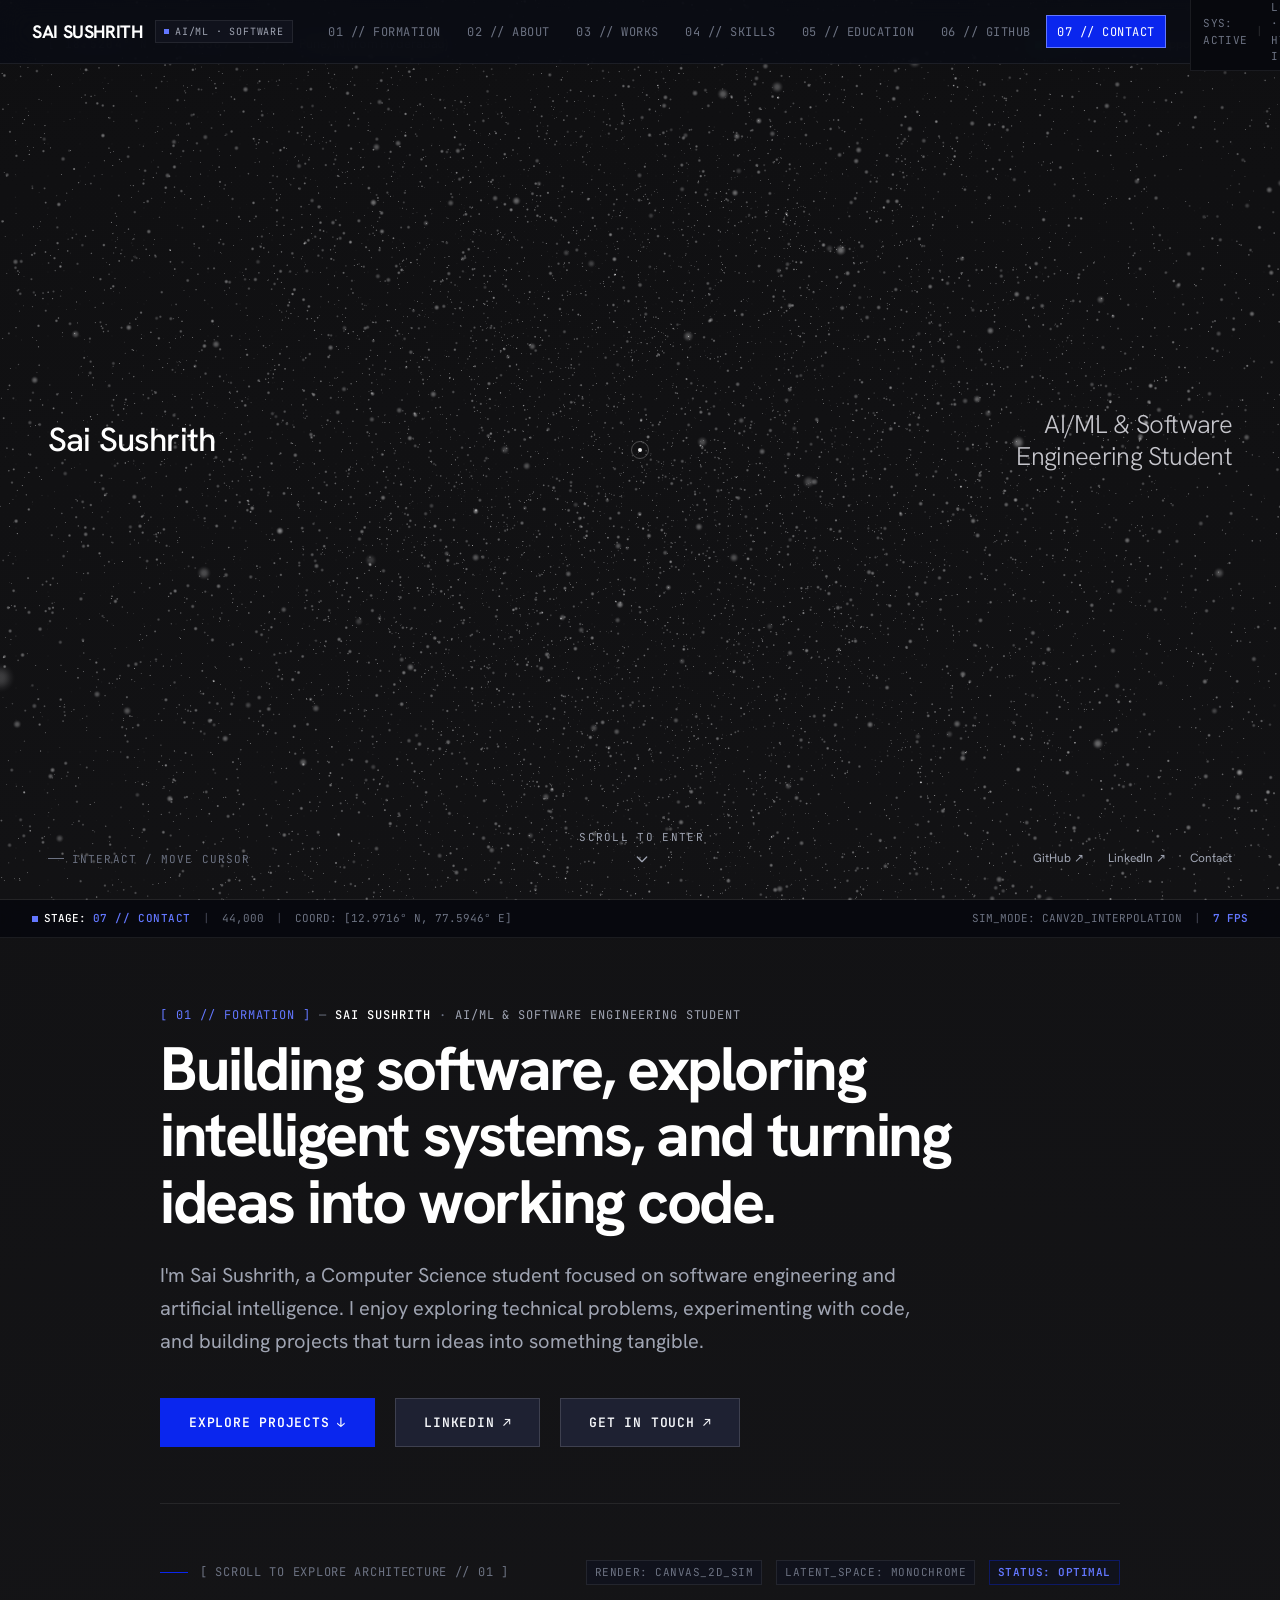
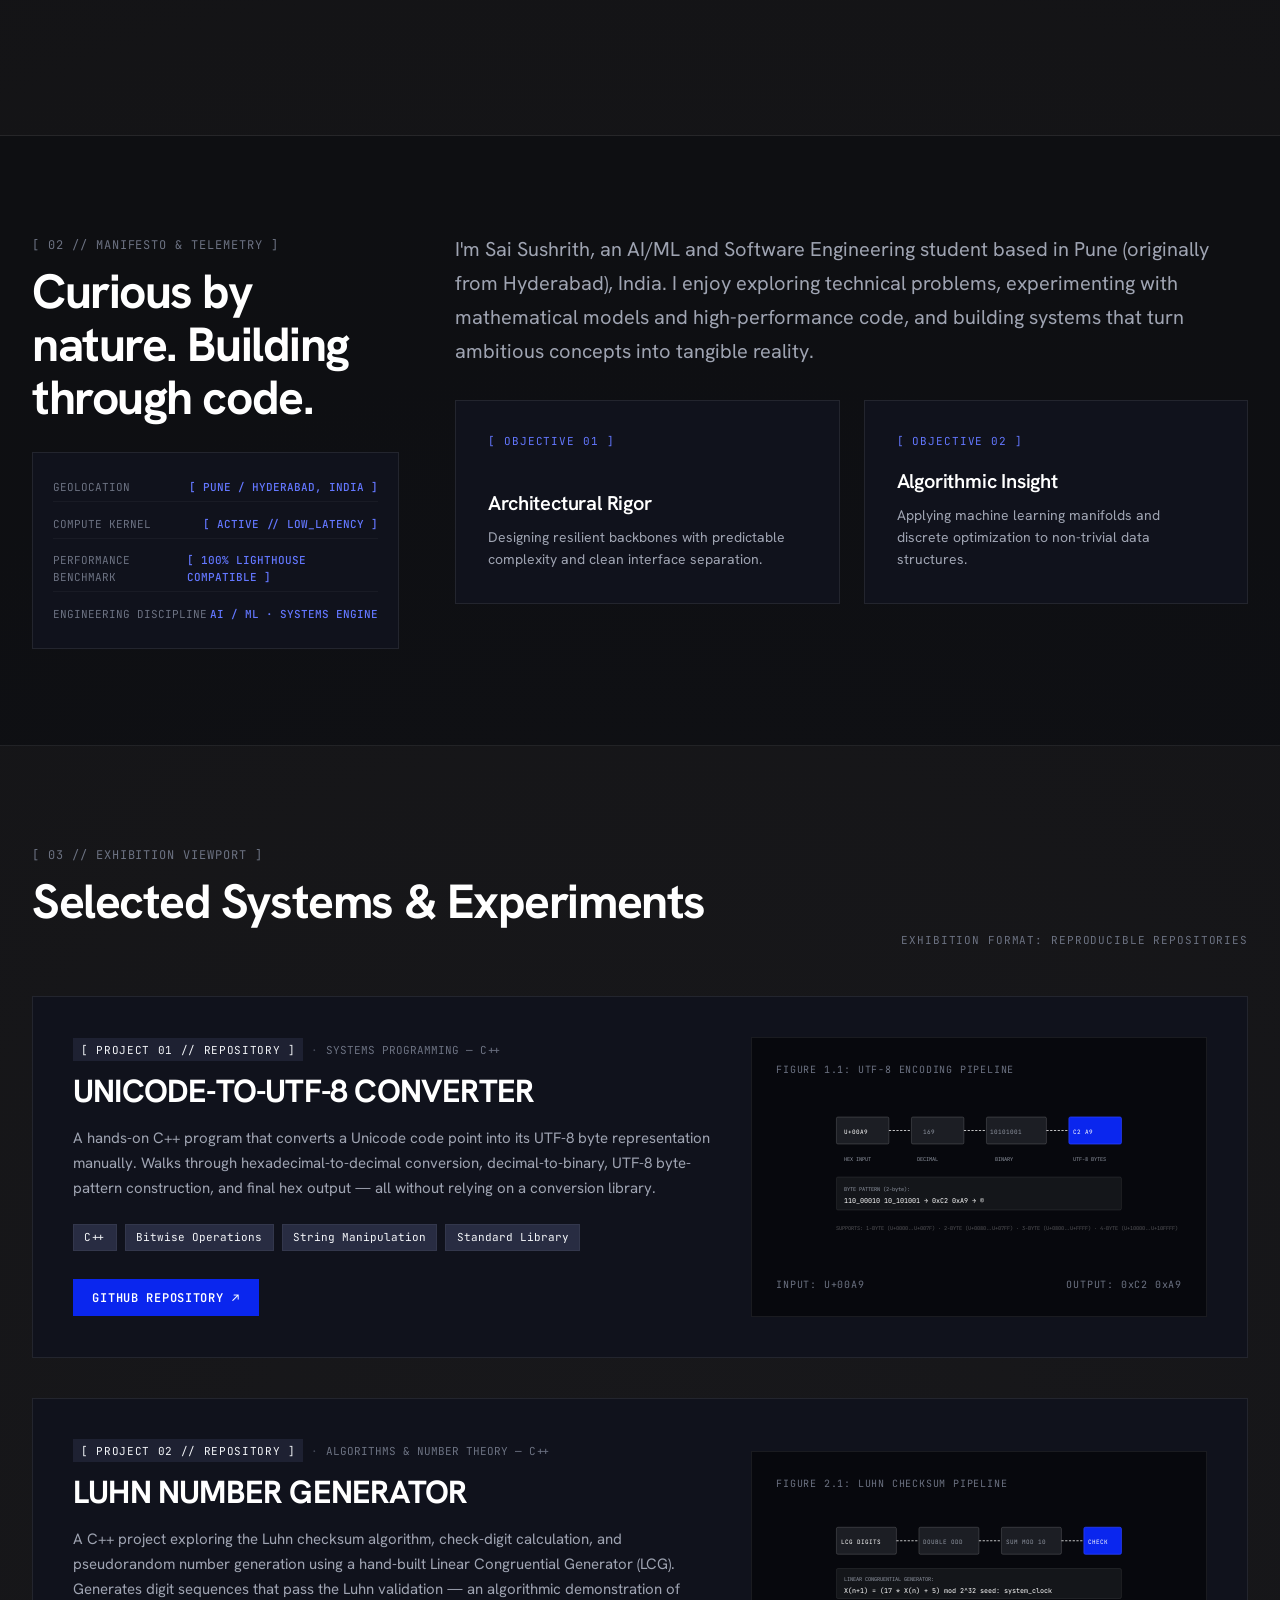
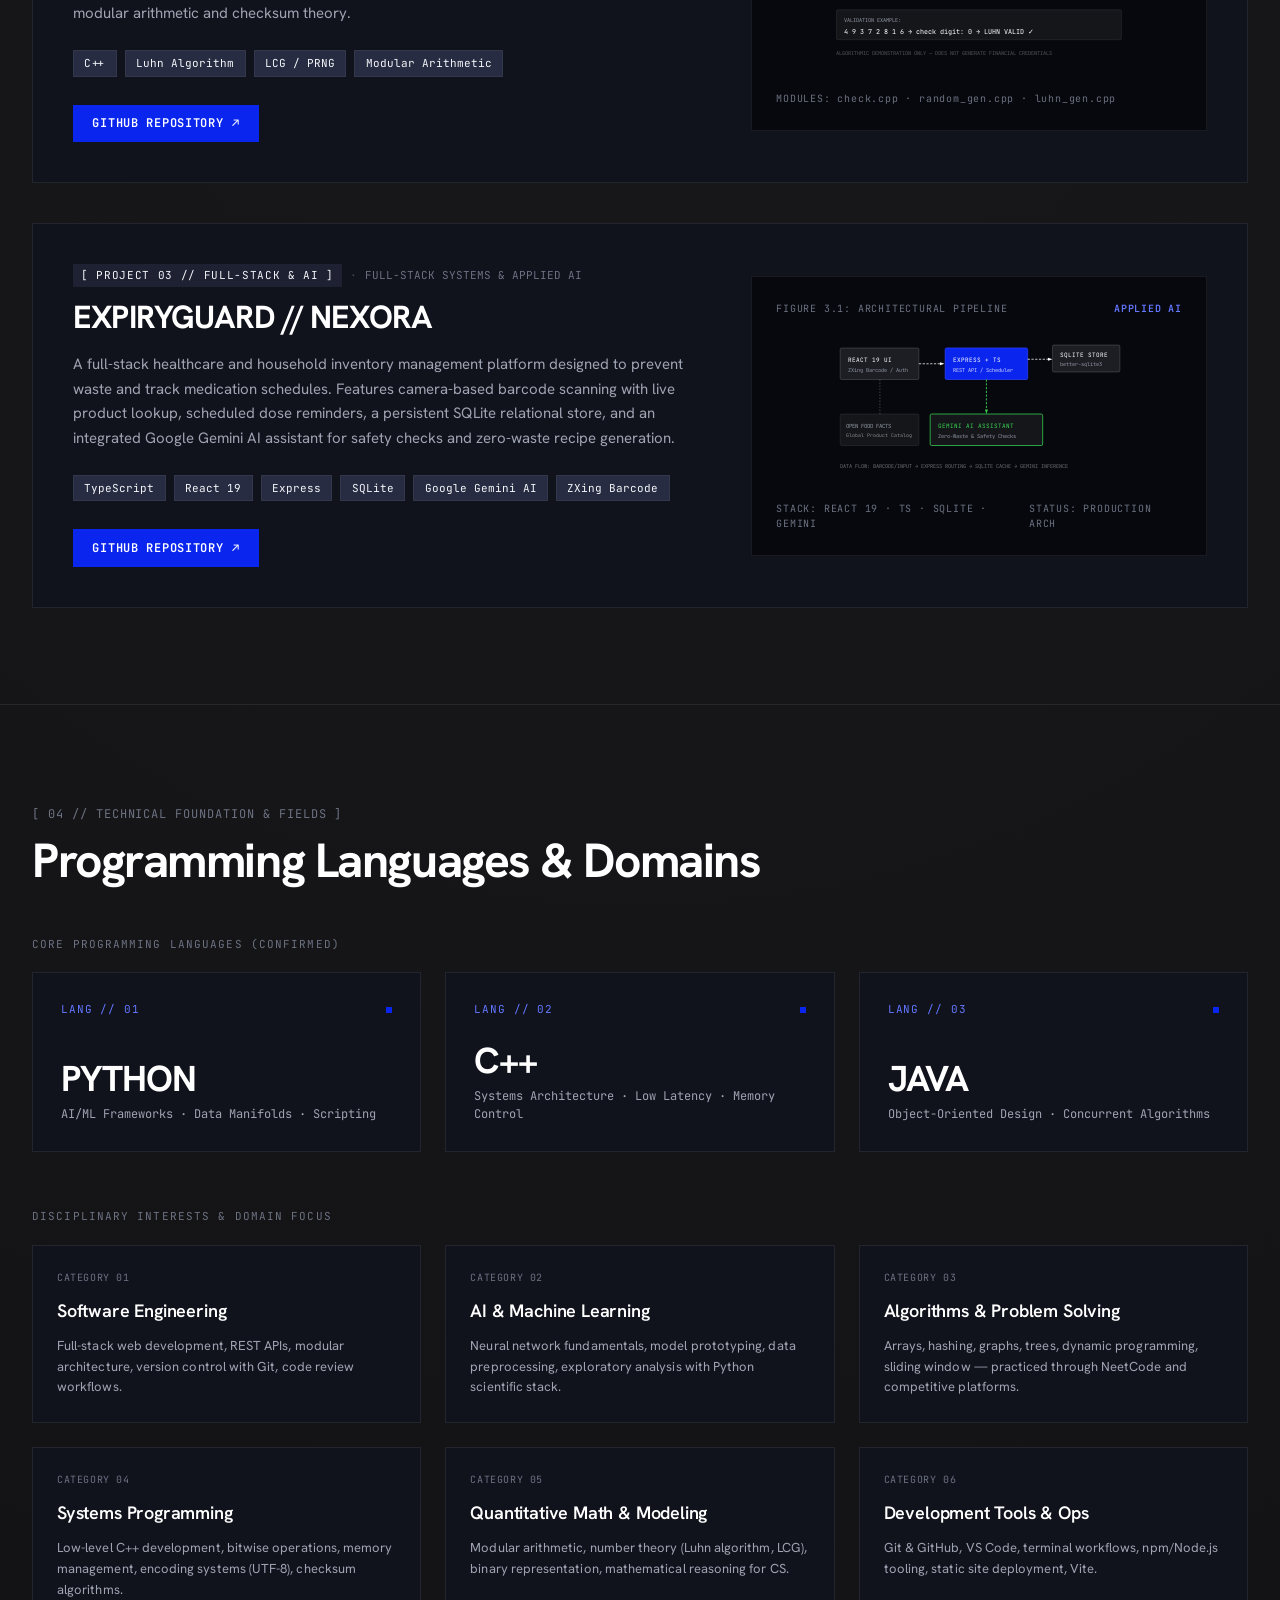
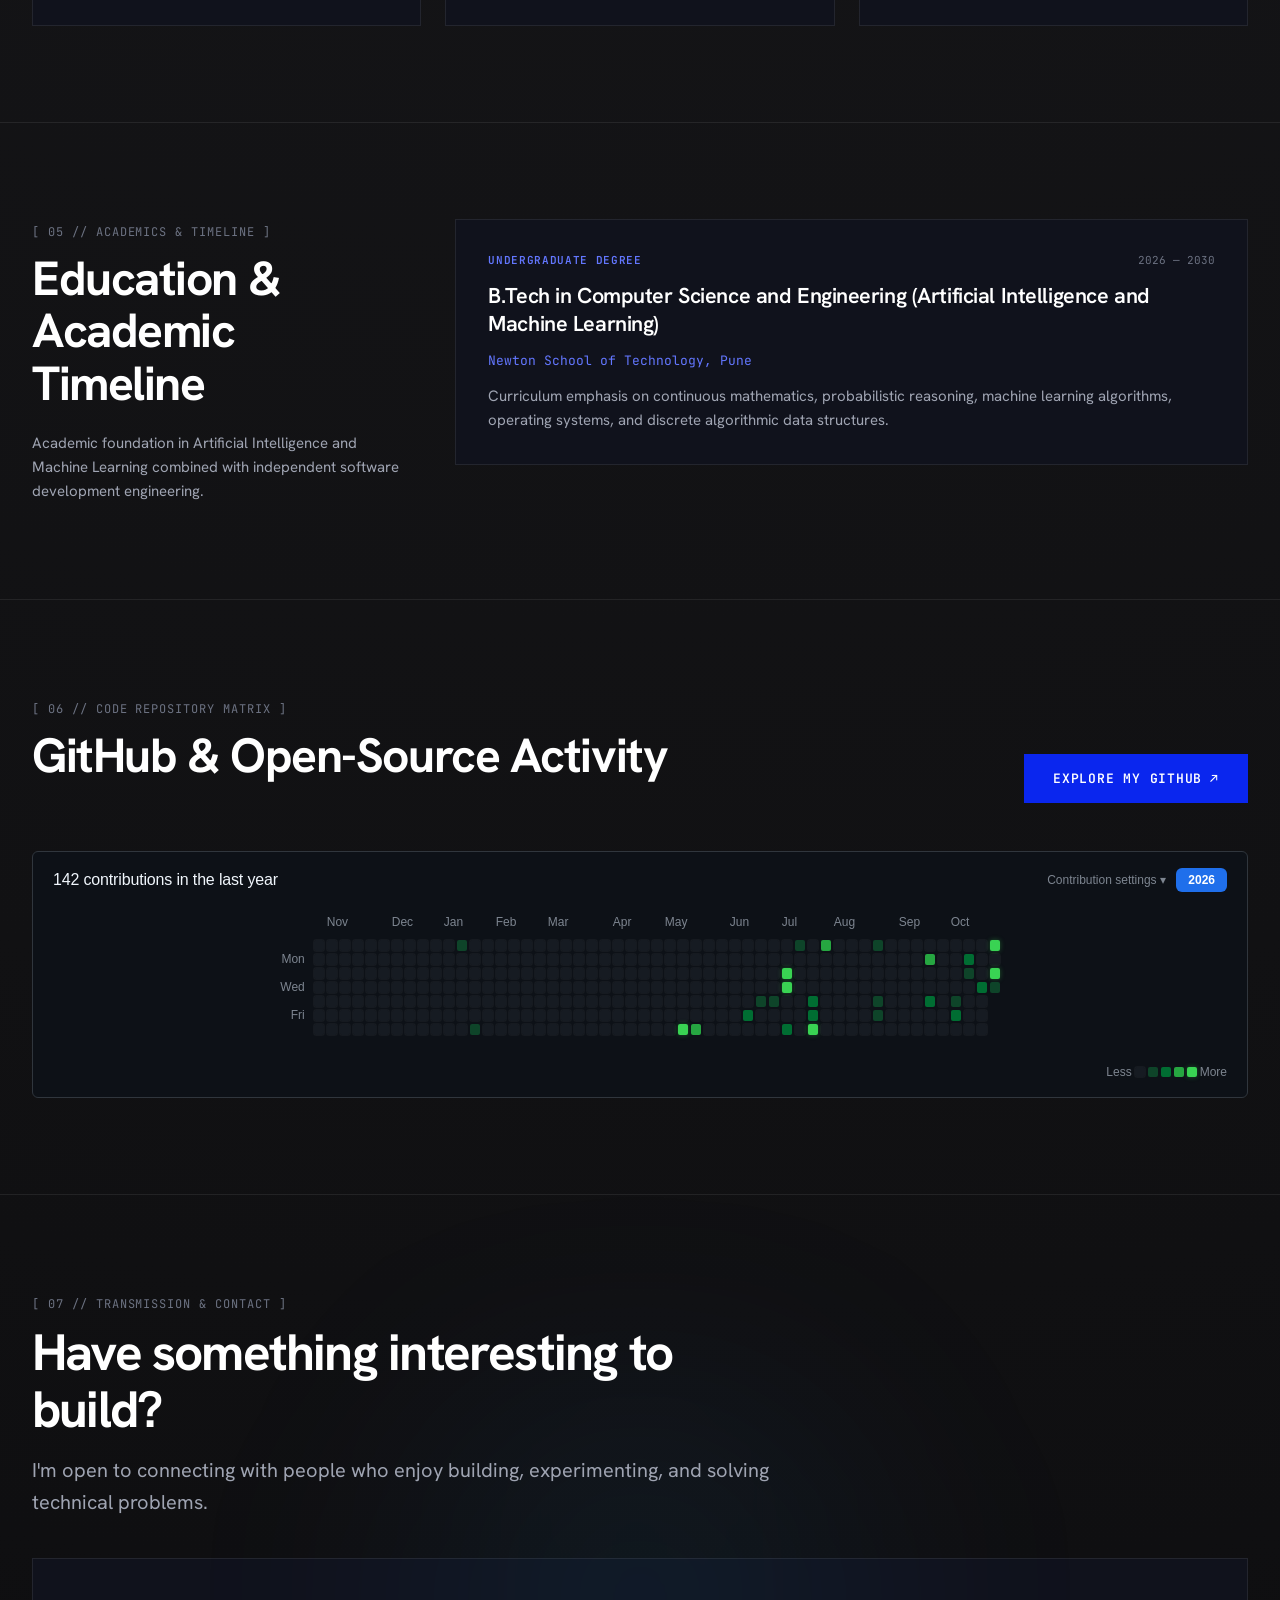
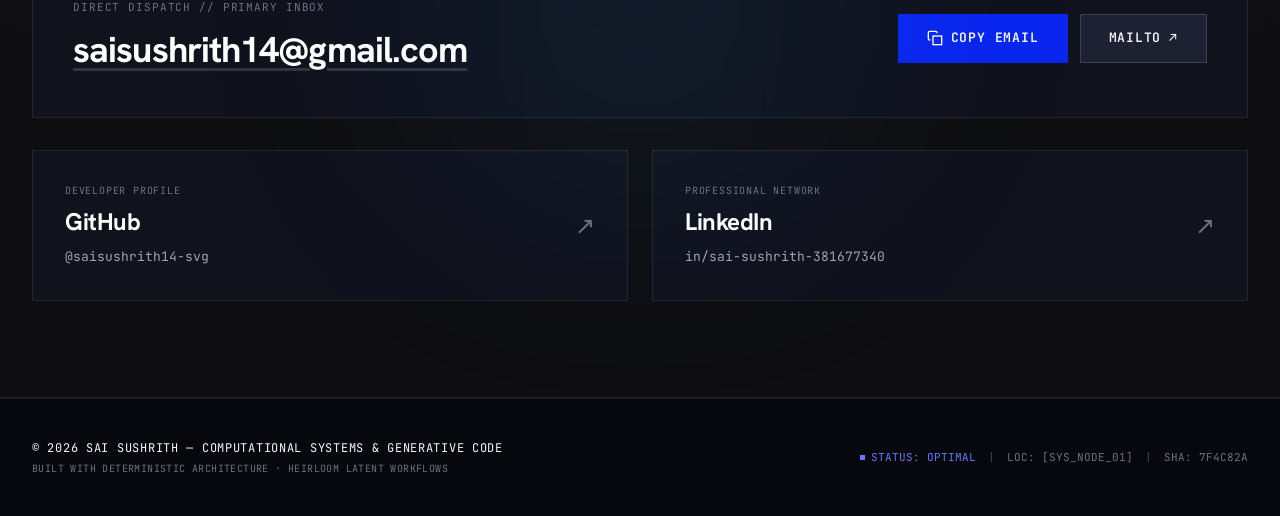
<file: index.html>
<!DOCTYPE html>
<html lang="en" class="dark">
<head>
  <meta charset="utf-8">
  <meta name="viewport" content="width=device-width, initial-scale=1.0">
  <meta name="description" content="Portfolio of Sai Sushrith — AI/ML & Software Engineering Student. Building software, exploring intelligent systems, and turning ideas into working code.">
  <meta name="keywords" content="Sai Sushrith, AI, Machine Learning, Software Engineer, Portfolio, Generative Particles, Swiss Style">
  <meta name="author" content="Sai Sushrith">
  <title>Sai Sushrith — AI/ML & Software Engineering Student</title>
  
  <link rel="icon" type="image/svg+xml" href="assets/icons/favicon.svg">
  
  <!-- Modern Typography: Hanken Grotesk & JetBrains Mono -->
  <link rel="preconnect" href="https://fonts.googleapis.com">
  <link rel="preconnect" href="https://fonts.gstatic.com" crossorigin>
  <link href="https://fonts.googleapis.com/css2?family=Hanken+Grotesk:ital,wght@0,300..900;1,300..900&family=JetBrains+Mono:ital,wght@0,300..800;1,300..800&display=swap" rel="stylesheet">
  
  <!-- Separate Vanilla CSS -->
  <link rel="stylesheet" href="styles.css">
</head>
<body data-preloading="true">
  <!-- Accessibility Skip Link -->
  <a href="#main-content" class="skip-link">Skip to main content</a>

  <!-- Architectural Preloader Overlay (Daniel Ingrassia Reference) -->
  <aside id="preloader-overlay" class="preloader-overlay" aria-label="System Initialization" aria-live="polite">
    <div class="preloader-content">
      <div class="preloader-telemetry-badge">
        <span class="status-pulse-dot" aria-hidden="true"></span>
        <span class="preloader-telemetry-label">INITIALIZING SYSTEM // 00</span>
      </div>
      <div class="preloader-counter-wrap">
        <span id="preloader-count" class="preloader-count" data-entered="false">0%</span>
      </div>
      <div class="preloader-subtext">
        <span class="mono-badge">[ 18.5204° N — 73.8567° E ]</span>
        <span class="preloader-sub-divider">•</span>
        <span class="preloader-sub-tag">SAI SUSHRITH — PORTFOLIO</span>
      </div>
    </div>
  </aside>

  <!-- Custom Architectural Desktop Cursor -->
  <div id="custom-cursor" class="custom-cursor" aria-hidden="true">
    <div class="cursor-dot"></div>
    <div class="cursor-ring"></div>
  </div>

  <!-- Persistent Particle Scene for Anatomical Silhouette Bust (ingrassiadaniel.it) -->
  <div id="threejs-particle-scene" class="threejs-particle-scene" aria-hidden="true"></div>

  <!-- Ambient Texture Layer -->
  <div class="ambient-noise" aria-hidden="true"></div>

  <!-- ========================================================================= -->
  <!-- HERO / STARTING LANDING VIEWPORT (Stage 0: Anatomical Silhouette Bust)    -->
  <!-- ========================================================================= -->
  <section class="landing-viewport" id="landing" aria-label="Starting Presentation">
    <!-- Top Bar: Coordinates & Availability -->
    <div class="landing-topbar">
      <div class="topbar-coords">
        <span class="mono-badge">[ 18.5204° N — 73.8567° E ]</span>
        <span class="coord-divider">•</span>
        <span class="location-name">Pune, IN (from Hyderabad)</span>
      </div>
      <div class="topbar-status">
        <span class="status-pulse-dot" aria-hidden="true"></span>
        <span class="status-text">Available for selected opportunities</span>
      </div>
    </div>

    <!-- Symmetrical Identity Typography (Daniel Ingrassia Reference) -->
    <div class="landing-hero-center">
      <div class="hero-left-col" id="hero-label-left">
        <h1 class="landing-title">Sai Sushrith</h1>
      </div>
      <div class="hero-right-col" id="hero-label-right">
        <p class="landing-subtitle">AI/ML &amp; Software<br>Engineering Student</p>
      </div>
    </div>

    <!-- Bottom Bar: Navigation & Social Prompts -->
    <div class="landing-bottombar">
      <div class="bottombar-left">
        <span class="interact-cue">
          <span class="dash-line" aria-hidden="true"></span>
          <span>INTERACT / MOVE CURSOR</span>
        </span>
      </div>
      <div class="bottombar-center">
        <a href="#main-content" class="scroll-enter-btn" id="scroll-enter-btn">
          <span>SCROLL TO ENTER</span>
          <svg class="arrow-down-icon" width="16" height="16" viewBox="0 0 24 24" fill="none" stroke="currentColor" stroke-width="2" aria-hidden="true">
            <path d="M19 9l-7 7-7-7" stroke-linecap="round" stroke-linejoin="round"/>
          </svg>
        </a>
      </div>
      <div class="bottombar-right">
        <a href="https://github.com/saisushrith14-svg" target="_blank" rel="noopener noreferrer" class="quick-link">GitHub ↗</a>
        <a href="https://www.linkedin.com/in/sai-sushrith-381677340/" target="_blank" rel="noopener noreferrer" class="quick-link">LinkedIn ↗</a>
        <a href="mailto:saisushrith14@gmail.com" class="quick-link">Contact</a>
      </div>
    </div>
  </section>

  <!-- ========================================================================= -->
  <!-- MAIN NAVIGATION BAR (Fixed Architectural Swiss Navigation)                -->
  <!-- ========================================================================= -->
  <header class="site-header" id="site-header" role="banner">
    <div class="header-inner">
      <div class="header-brand">
        <a href="#landing" class="brand-link" aria-label="Return to landing">
          <span class="brand-name">SAI SUSHRITH</span>
        </a>
        <div class="badge-status-chip">
          <span class="status-dot-mini" aria-hidden="true"></span>
          <span class="badge-text">AI/ML · SOFTWARE</span>
        </div>
      </div>

      <!-- Desktop Nav -->
      <nav class="desktop-nav" aria-label="Primary navigation">
        <a href="#hero" class="nav-item active" data-section="hero">01 // FORMATION</a>
        <a href="#about" class="nav-item" data-section="about">02 // ABOUT</a>
        <a href="#projects" class="nav-item" data-section="projects">03 // WORKS</a>
        <a href="#skills" class="nav-item" data-section="skills">04 // SKILLS</a>
        <a href="#education" class="nav-item" data-section="education">05 // EDUCATION</a>
        <a href="#github" class="nav-item" data-section="github">06 // GITHUB</a>
        <a href="#contact" class="nav-item" data-section="contact">07 // CONTACT</a>
      </nav>

      <!-- System Telemetry Badge & Mobile Toggle -->
      <div class="header-actions">
        <div class="telemetry-pill">
          <span class="telemetry-item">SYS: ACTIVE</span>
          <span class="telemetry-sep">|</span>
          <span class="telemetry-item">LOC: PUNE · HYDERABAD, IN</span>
          <span class="telemetry-sep">|</span>
          <span class="telemetry-fps" id="header-fps">60 FPS</span>
        </div>

        <button class="mobile-toggle-btn" id="mobile-toggle-btn" aria-label="Toggle navigation menu" aria-expanded="false" aria-controls="mobile-nav">
          <span class="toggle-bar"></span>
          <span class="toggle-bar"></span>
        </button>
      </div>
    </div>

    <!-- Mobile Navigation Drawer -->
    <nav class="mobile-nav" id="mobile-nav" aria-label="Mobile navigation" hidden>
      <div class="mobile-nav-inner">
        <a href="#hero" class="mobile-nav-item" data-section="hero">01 // FORMATION</a>
        <a href="#about" class="mobile-nav-item" data-section="about">02 // ABOUT</a>
        <a href="#projects" class="mobile-nav-item" data-section="projects">03 // WORKS</a>
        <a href="#skills" class="mobile-nav-item" data-section="skills">04 // SKILLS</a>
        <a href="#education" class="mobile-nav-item" data-section="education">05 // EDUCATION</a>
        <a href="#github" class="mobile-nav-item" data-section="github">06 // GITHUB</a>
        <a href="#contact" class="mobile-nav-item" data-section="contact">07 // CONTACT</a>
      </div>
    </nav>
  </header>

  <!-- ========================================================================= -->
  <!-- HUD TELEMETRY STICKY BAR                                                  -->
  <!-- ========================================================================= -->
  <div class="hud-telemetry-bar" id="hud-telemetry" aria-hidden="true">
    <div class="hud-inner">
      <div class="hud-left">
        <span class="hud-stage-indicator">
          <span class="stage-dot"></span>
          STAGE: <span id="hud-stage-name" class="stage-value">00 // ANATOMICAL BUST</span>
        </span>
        <span class="hud-sep">|</span>
        <span class="hud-particles" id="hud-particles-count">PARTICLES: 1,200 VTX</span>
        <span class="hud-sep">|</span>
        <span class="hud-coords">COORD: [12.9716° N, 77.5946° E]</span>
      </div>
      <div class="hud-right">
        <span class="hud-sim-mode">SIM_MODE: CANV2D_INTERPOLATION</span>
        <span class="hud-sep">|</span>
        <span class="hud-fps" id="canvas-fps">60 FPS</span>
      </div>
    </div>
  </div>

  <!-- ========================================================================= -->
  <!-- MAIN PORTFOLIO SECTIONS                                                   -->
  <!-- ========================================================================= -->
  <main id="main-content" class="portfolio-main">

    <!-- --------------------------------------------------------------------- -->
    <!-- SECTION 01: HERO & FORMATION                                          -->
    <!-- --------------------------------------------------------------------- -->
    <section class="portfolio-section hero-section" id="hero" data-stage="01 // FORMATION">
      <div class="section-container">
        <div class="hero-content-block">
          <div class="section-marker-tag">
            <span class="marker-code">[ 01 // FORMATION ]</span>
            <span class="marker-dash">—</span>
            <span class="marker-name">SAI SUSHRITH</span>
            <span class="marker-dot">·</span>
            <span class="marker-title">AI/ML &amp; SOFTWARE ENGINEERING STUDENT</span>
          </div>

          <h2 class="hero-statement">
            Building software, exploring intelligent systems, and turning ideas into working code.
          </h2>

          <p class="hero-lead">
            I'm Sai Sushrith, a Computer Science student focused on software engineering and artificial intelligence. I enjoy exploring technical problems, experimenting with code, and building projects that turn ideas into something tangible.
          </p>

          <div class="hero-cta-group">
            <a href="#projects" class="btn btn-primary">
              <span>Explore Projects</span>
              <span class="btn-arrow" aria-hidden="true">↓</span>
            </a>
            <a href="https://www.linkedin.com/in/sai-sushrith-381677340/" target="_blank" rel="noopener noreferrer" class="btn btn-secondary">
              <span>LinkedIn</span>
              <span class="btn-arrow" aria-hidden="true">↗</span>
            </a>
            <a href="#contact" class="btn btn-secondary">
              <span>Get in Touch</span>
              <span class="btn-arrow" aria-hidden="true">↗</span>
            </a>
          </div>
        </div>

        <div class="hero-bottom-telemetry">
          <div class="telemetry-cue">
            <span class="cue-line" aria-hidden="true"></span>
            <span class="mono-label">[ SCROLL TO EXPLORE ARCHITECTURE // 01 ]</span>
          </div>
          <div class="telemetry-tags">
            <span class="tag-chip">RENDER: CANVAS_2D_SIM</span>
            <span class="tag-chip">LATENT_SPACE: MONOCHROME</span>
            <span class="tag-chip chip-highlight">STATUS: OPTIMAL</span>
          </div>
        </div>
      </div>
    </section>

    <!-- --------------------------------------------------------------------- -->
    <!-- SECTION 02: EDITORIAL INTRODUCTION & MANIFESTO                        -->
    <!-- --------------------------------------------------------------------- -->
    <section class="portfolio-section manifesto-section" id="about" data-stage="02 // MANIFESTO">
      <div class="section-container">
        <div class="two-col-grid">
          <!-- Left Column: Heading & Telemetry Specs -->
          <div class="grid-sidebar">
            <span class="section-marker-tag">[ 02 // MANIFESTO &amp; TELEMETRY ]</span>
            <h2 class="section-heading">Curious by nature. Building through code.</h2>

            <div class="telemetry-spec-card">
              <div class="spec-row">
                <span class="spec-label">GEOLOCATION</span>
                <span class="spec-value">[ PUNE / HYDERABAD, INDIA ]</span>
              </div>
              <div class="spec-row">
                <span class="spec-label">COMPUTE KERNEL</span>
                <span class="spec-value">[ ACTIVE // LOW_LATENCY ]</span>
              </div>
              <div class="spec-row">
                <span class="spec-label">PERFORMANCE BENCHMARK</span>
                <span class="spec-value">[ 100% LIGHTHOUSE COMPATIBLE ]</span>
              </div>
              <div class="spec-row">
                <span class="spec-label">ENGINEERING DISCIPLINE</span>
                <span class="spec-value">AI / ML · SYSTEMS ENGINE</span>
              </div>
            </div>
          </div>

          <!-- Right Column: Narrative & Architecture Objectives -->
          <div class="grid-main">
            <p class="body-lead">
              I'm Sai Sushrith, an AI/ML and Software Engineering student based in Pune (originally from Hyderabad), India. I enjoy exploring technical problems, experimenting with mathematical models and high-performance code, and building systems that turn ambitious concepts into tangible reality.
            </p>

            <div class="card-grid-2">
              <div class="objective-card">
                <span class="card-index-mono">[ OBJECTIVE 01 ]</span>
                <div class="card-body">
                  <h3 class="card-title">Architectural Rigor</h3>
                  <p class="card-desc">Designing resilient backbones with predictable complexity and clean interface separation.</p>
                </div>
              </div>

              <div class="objective-card">
                <span class="card-index-mono">[ OBJECTIVE 02 ]</span>
                <div class="card-body">
                  <h3 class="card-title">Algorithmic Insight</h3>
                  <p class="card-desc">Applying machine learning manifolds and discrete optimization to non-trivial data structures.</p>
                </div>
              </div>
            </div>
          </div>
        </div>
      </div>
    </section>

    <!-- --------------------------------------------------------------------- -->
    <!-- SECTION 03: SELECTED PROJECTS (EXHIBITION)                            -->
    <!-- --------------------------------------------------------------------- -->
    <section class="portfolio-section projects-section" id="projects" data-stage="03 // EXHIBITION">
      <div class="section-container">
        <div class="section-header-row">
          <div>
            <span class="section-marker-tag">[ 03 // EXHIBITION VIEWPORT ]</span>
            <h2 class="section-heading">Selected Systems &amp; Experiments</h2>
          </div>
          <div class="mono-meta-info">
            EXHIBITION FORMAT: REPRODUCIBLE REPOSITORIES
          </div>
        </div>

        <div class="projects-list">
          <!-- Project 01: Unicode-to-UTF-8 Converter -->
          <article class="project-card">
            <div class="project-details">
              <div class="project-meta-top">
                <span class="project-status-tag">[ PROJECT 01 // REPOSITORY ]</span>
                <span class="meta-dot">·</span>
                <span class="project-category">Systems Programming &mdash; C++</span>
              </div>

              <h3 class="project-title">UNICODE-TO-UTF-8 CONVERTER</h3>

              <p class="project-description">
                A hands-on C++ program that converts a Unicode code point into its UTF-8 byte representation manually. Walks through hexadecimal-to-decimal conversion, decimal-to-binary, UTF-8 byte-pattern construction, and final hex output &mdash; all without relying on a conversion library.
              </p>

              <div class="tech-stack-row">
                <span class="tech-chip">C++</span>
                <span class="tech-chip">Bitwise Operations</span>
                <span class="tech-chip">String Manipulation</span>
                <span class="tech-chip">Standard Library</span>
              </div>

              <div class="project-actions">
                <a href="https://github.com/saisushrith14-svg/unicode-to-utf8" target="_blank" rel="noopener noreferrer" class="btn btn-primary btn-sm">
                  <span>GitHub Repository</span>
                  <span class="btn-arrow" aria-hidden="true">↗</span>
                </a>
              </div>
            </div>

            <div class="project-visual">
              <div class="figure-header">
                <span>FIGURE 1.1: UTF-8 ENCODING PIPELINE</span>
              </div>

              <!-- UTF-8 conversion pipeline diagram -->
              <svg class="project-figure-svg" viewBox="0 0 400 200" fill="none" xmlns="http://www.w3.org/2000/svg" role="img" aria-label="UTF-8 conversion pipeline diagram">
                <!-- Stage boxes -->
                <rect x="10" y="20" width="70" height="36" rx="2" fill="#1C1E24" stroke="rgba(255,255,255,0.2)"/>
                <text x="20" y="42" fill="#FFFFFF" font-family="'JetBrains Mono', monospace" font-size="8">U+00A9</text>

                <rect x="110" y="20" width="70" height="36" rx="2" fill="#1C1E24" stroke="rgba(255,255,255,0.2)"/>
                <text x="125" y="42" fill="#8E94A0" font-family="'JetBrains Mono', monospace" font-size="8">169</text>

                <rect x="210" y="20" width="80" height="36" rx="2" fill="#1C1E24" stroke="rgba(255,255,255,0.2)"/>
                <text x="215" y="42" fill="#8E94A0" font-family="'JetBrains Mono', monospace" font-size="8">10101001</text>

                <rect x="320" y="20" width="70" height="36" rx="2" fill="#0A26EE" stroke="#2B40FD"/>
                <text x="326" y="42" fill="#FFFFFF" font-family="'JetBrains Mono', monospace" font-size="8">C2 A9</text>

                <!-- Arrows -->
                <path d="M80 38 L110 38" stroke="#FFFFFF" stroke-dasharray="3 2" stroke-width="1"/>
                <path d="M180 38 L210 38" stroke="#FFFFFF" stroke-dasharray="3 2" stroke-width="1"/>
                <path d="M290 38 L320 38" stroke="#FFFFFF" stroke-dasharray="3 2" stroke-width="1"/>

                <!-- Stage labels -->
                <text x="20" y="78" fill="#8E94A0" font-family="'JetBrains Mono', monospace" font-size="7">HEX INPUT</text>
                <text x="118" y="78" fill="#8E94A0" font-family="'JetBrains Mono', monospace" font-size="7">DECIMAL</text>
                <text x="222" y="78" fill="#8E94A0" font-family="'JetBrains Mono', monospace" font-size="7">BINARY</text>
                <text x="325" y="78" fill="#8E94A0" font-family="'JetBrains Mono', monospace" font-size="7">UTF-8 BYTES</text>

                <!-- Byte pattern construction detail -->
                <rect x="10" y="100" width="380" height="44" rx="2" fill="#14161A" stroke="rgba(255,255,255,0.1)"/>
                <text x="20" y="118" fill="#8E94A0" font-family="'JetBrains Mono', monospace" font-size="7">BYTE PATTERN (2-byte):</text>
                <text x="20" y="134" fill="#FFFFFF" font-family="'JetBrains Mono', monospace" font-size="9">110_00010  10_101001  →  0xC2  0xA9  →  ©</text>

                <!-- Bottom annotation -->
                <text x="10" y="170" fill="rgba(255,255,255,0.3)" font-family="'JetBrains Mono', monospace" font-size="7">SUPPORTS: 1-BYTE (U+0000..U+007F) · 2-BYTE (U+0080..U+07FF) · 3-BYTE (U+0800..U+FFFF) · 4-BYTE (U+10000..U+10FFFF)</text>
              </svg>

              <div class="figure-footer">
                <span>INPUT: U+00A9</span>
                <span>OUTPUT: 0xC2 0xA9</span>
              </div>
            </div>
          </article>

          <!-- Project 02: Luhn Number Generator -->
          <article class="project-card">
            <div class="project-details">
              <div class="project-meta-top">
                <span class="project-status-tag">[ PROJECT 02 // REPOSITORY ]</span>
                <span class="meta-dot">·</span>
                <span class="project-category">Algorithms &amp; Number Theory &mdash; C++</span>
              </div>

              <h3 class="project-title">LUHN NUMBER GENERATOR</h3>

              <p class="project-description">
                A C++ project exploring the Luhn checksum algorithm, check-digit calculation, and pseudorandom number generation using a hand-built Linear Congruential Generator (LCG). Generates digit sequences that pass the Luhn validation &mdash; an algorithmic demonstration of modular arithmetic and checksum theory.
              </p>

              <div class="tech-stack-row">
                <span class="tech-chip">C++</span>
                <span class="tech-chip">Luhn Algorithm</span>
                <span class="tech-chip">LCG / PRNG</span>
                <span class="tech-chip">Modular Arithmetic</span>
              </div>

              <div class="project-actions">
                <a href="https://github.com/saisushrith14-svg/luhn-s-algorithm" target="_blank" rel="noopener noreferrer" class="btn btn-primary btn-sm">
                  <span>GitHub Repository</span>
                  <span class="btn-arrow" aria-hidden="true">↗</span>
                </a>
              </div>
            </div>

            <div class="project-visual">
              <div class="figure-header">
                <span>FIGURE 2.1: LUHN CHECKSUM PIPELINE</span>
              </div>

              <!-- Luhn algorithm pipeline diagram -->
              <svg class="project-figure-svg" viewBox="0 0 400 200" fill="none" xmlns="http://www.w3.org/2000/svg" role="img" aria-label="Luhn checksum pipeline diagram">
                <!-- Input digits -->
                <rect x="10" y="15" width="80" height="36" rx="2" fill="#1C1E24" stroke="rgba(255,255,255,0.2)"/>
                <text x="16" y="37" fill="#FFFFFF" font-family="'JetBrains Mono', monospace" font-size="8">LCG DIGITS</text>

                <rect x="120" y="15" width="80" height="36" rx="2" fill="#1C1E24" stroke="rgba(255,255,255,0.2)"/>
                <text x="126" y="37" fill="#8E94A0" font-family="'JetBrains Mono', monospace" font-size="8">DOUBLE ODD</text>

                <rect x="230" y="15" width="80" height="36" rx="2" fill="#1C1E24" stroke="rgba(255,255,255,0.2)"/>
                <text x="236" y="37" fill="#8E94A0" font-family="'JetBrains Mono', monospace" font-size="8">SUM MOD 10</text>

                <rect x="340" y="15" width="50" height="36" rx="2" fill="#0A26EE" stroke="#2B40FD"/>
                <text x="346" y="37" fill="#FFFFFF" font-family="'JetBrains Mono', monospace" font-size="8">CHECK</text>

                <!-- Arrows -->
                <path d="M90 33 L120 33" stroke="#FFFFFF" stroke-dasharray="3 2" stroke-width="1"/>
                <path d="M200 33 L230 33" stroke="#FFFFFF" stroke-dasharray="3 2" stroke-width="1"/>
                <path d="M310 33 L340 33" stroke="#FFFFFF" stroke-dasharray="3 2" stroke-width="1"/>

                <!-- LCG detail box -->
                <rect x="10" y="70" width="380" height="40" rx="2" fill="#14161A" stroke="rgba(255,255,255,0.1)"/>
                <text x="20" y="86" fill="#8E94A0" font-family="'JetBrains Mono', monospace" font-size="7">LINEAR CONGRUENTIAL GENERATOR:</text>
                <text x="20" y="102" fill="#FFFFFF" font-family="'JetBrains Mono', monospace" font-size="9">X(n+1) = (17 * X(n) + 5) mod 2^32   seed: system_clock</text>

                <!-- Validation example -->
                <rect x="10" y="125" width="380" height="40" rx="2" fill="#14161A" stroke="rgba(255,255,255,0.1)"/>
                <text x="20" y="141" fill="#8E94A0" font-family="'JetBrains Mono', monospace" font-size="7">VALIDATION EXAMPLE:</text>
                <text x="20" y="157" fill="#FFFFFF" font-family="'JetBrains Mono', monospace" font-size="9">4 9 3 7 2 8 1 6 → check digit: 0 → LUHN VALID ✓</text>

                <!-- Disclaimer -->
                <text x="10" y="185" fill="rgba(255,255,255,0.3)" font-family="'JetBrains Mono', monospace" font-size="7">ALGORITHMIC DEMONSTRATION ONLY — DOES NOT GENERATE FINANCIAL CREDENTIALS</text>
              </svg>

              <div class="figure-footer">
                <span>MODULES: check.cpp · random_gen.cpp · luhn_gen.cpp</span>
              </div>
            </div>
          </article>

          <!-- Project 03: Nexora (ExpiryGuard) -->
          <article class="project-card">
            <div class="project-details">
              <div class="project-meta-top">
                <span class="project-status-tag">[ PROJECT 03 // FULL-STACK &amp; AI ]</span>
                <span class="meta-dot">·</span>
                <span class="project-category">Full-Stack Systems &amp; Applied AI</span>
              </div>

              <h3 class="project-title">EXPIRYGUARD // NEXORA</h3>

              <p class="project-description">
                A full-stack healthcare and household inventory management platform designed to prevent waste and track medication schedules. Features camera-based barcode scanning with live product lookup, scheduled dose reminders, a persistent SQLite relational store, and an integrated Google Gemini AI assistant for safety checks and zero-waste recipe generation.
              </p>

              <div class="tech-stack-row">
                <span class="tech-chip">TypeScript</span>
                <span class="tech-chip">React 19</span>
                <span class="tech-chip">Express</span>
                <span class="tech-chip">SQLite</span>
                <span class="tech-chip">Google Gemini AI</span>
                <span class="tech-chip">ZXing Barcode</span>
              </div>

              <div class="project-actions">
                <a href="https://github.com/saisushrith14-svg/Nexora" target="_blank" rel="noopener noreferrer" class="btn btn-primary btn-sm">
                  <span>GitHub Repository</span>
                  <span class="btn-arrow" aria-hidden="true">↗</span>
                </a>
              </div>
            </div>

            <div class="project-visual">
              <div class="figure-header">
                <span>FIGURE 3.1: ARCHITECTURAL PIPELINE</span>
                <span class="figure-complexity">APPLIED AI</span>
              </div>

              <!-- Full-Stack Architecture SVG Diagram -->
              <svg class="project-figure-svg" viewBox="0 0 400 200" fill="none" xmlns="http://www.w3.org/2000/svg" role="img" aria-label="ExpiryGuard full-stack and AI architecture diagram">
                <!-- Client Tier -->
                <rect x="15" y="20" width="105" height="42" rx="2" fill="#1C1E24" stroke="rgba(255,255,255,0.2)"/>
                <text x="25" y="38" fill="#FFFFFF" font-family="'JetBrains Mono', monospace" font-size="8">REACT 19 UI</text>
                <text x="25" y="52" fill="#8E94A0" font-family="'JetBrains Mono', monospace" font-size="7">ZXing Barcode / Auth</text>

                <!-- Arrow Client to Server -->
                <path d="M120 41 L148 41" stroke="#FFFFFF" stroke-dasharray="3 2" stroke-width="1"/>
                <polygon points="148,39 154,41 148,43" fill="#FFFFFF"/>

                <!-- Server Tier -->
                <rect x="155" y="20" width="110" height="42" rx="2" fill="#0A26EE" stroke="#2B40FD"/>
                <text x="165" y="38" fill="#FFFFFF" font-family="'JetBrains Mono', monospace" font-size="8">EXPRESS + TS</text>
                <text x="165" y="52" fill="rgba(255,255,255,0.8)" font-family="'JetBrains Mono', monospace" font-size="7">REST API / Scheduler</text>

                <!-- Arrow Server to DB -->
                <path d="M265 35 L292 35" stroke="#FFFFFF" stroke-dasharray="3 2" stroke-width="1"/>
                <polygon points="292,33 298,35 292,37" fill="#FFFFFF"/>

                <!-- Storage Tier -->
                <rect x="298" y="16" width="90" height="36" rx="2" fill="#1C1E24" stroke="rgba(255,255,255,0.2)"/>
                <text x="308" y="32" fill="#FFFFFF" font-family="'JetBrains Mono', monospace" font-size="8">SQLITE STORE</text>
                <text x="308" y="44" fill="#8E94A0" font-family="'JetBrains Mono', monospace" font-size="7">better-sqlite3</text>

                <!-- Arrow Server to AI -->
                <path d="M210 62 L210 102" stroke="#39d353" stroke-dasharray="3 2" stroke-width="1.2"/>
                <polygon points="208,102 210,108 212,102" fill="#39d353"/>

                <!-- AI Tier -->
                <rect x="135" y="108" width="150" height="42" rx="2" fill="#14161A" stroke="#39d353"/>
                <text x="145" y="126" fill="#39d353" font-family="'JetBrains Mono', monospace" font-size="8">GEMINI AI ASSISTANT</text>
                <text x="145" y="140" fill="#8E94A0" font-family="'JetBrains Mono', monospace" font-size="7">Zero-Waste &amp; Safety Checks</text>

                <!-- External Barcode Lookup -->
                <rect x="15" y="108" width="105" height="42" rx="2" fill="#14161A" stroke="rgba(255,255,255,0.1)"/>
                <text x="23" y="126" fill="#8E94A0" font-family="'JetBrains Mono', monospace" font-size="7.5">OPEN FOOD FACTS</text>
                <text x="23" y="139" fill="rgba(255,255,255,0.5)" font-family="'JetBrains Mono', monospace" font-size="6.5">Global Product Catalog</text>

                <path d="M68 62 L68 108" stroke="rgba(255,255,255,0.3)" stroke-dasharray="2 2" stroke-width="1"/>

                <!-- Bottom Pipeline Legend -->
                <text x="15" y="180" fill="rgba(255,255,255,0.4)" font-family="'JetBrains Mono', monospace" font-size="7">DATA FLOW: BARCODE/INPUT &rarr; EXPRESS ROUTING &rarr; SQLITE CACHE &rarr; GEMINI INFERENCE</text>
              </svg>

              <div class="figure-footer">
                <span>STACK: REACT 19 · TS · SQLITE · GEMINI</span>
                <span>STATUS: PRODUCTION ARCH</span>
              </div>
            </div>
          </article>
        </div>
      </div>
    </section>

    <!-- --------------------------------------------------------------------- -->
    <!-- SECTION 04: PROGRAMMING LANGUAGES & TECHNICAL DOMAINS                 -->
    <!-- --------------------------------------------------------------------- -->
    <section class="portfolio-section skills-section" id="skills" data-stage="04 // FOUNDATION">
      <div class="section-container">
        <div class="section-header-block">
          <span class="section-marker-tag">[ 04 // TECHNICAL FOUNDATION &amp; FIELDS ]</span>
          <h2 class="section-heading">Programming Languages &amp; Domains</h2>
        </div>

        <!-- Confirmed Languages -->
        <div class="languages-block">
          <span class="sub-block-label">CORE PROGRAMMING LANGUAGES (CONFIRMED)</span>
          <div class="card-grid-3">
            <div class="language-card">
              <div class="lang-card-header">
                <span class="lang-index">LANG // 01</span>
                <span class="lang-status-dot"></span>
              </div>
              <div class="lang-card-content">
                <h3 class="lang-title">PYTHON</h3>
                <p class="lang-desc">AI/ML Frameworks · Data Manifolds · Scripting</p>
              </div>
            </div>

            <div class="language-card">
              <div class="lang-card-header">
                <span class="lang-index">LANG // 02</span>
                <span class="lang-status-dot"></span>
              </div>
              <div class="lang-card-content">
                <h3 class="lang-title">C++</h3>
                <p class="lang-desc">Systems Architecture · Low Latency · Memory Control</p>
              </div>
            </div>

            <div class="language-card">
              <div class="lang-card-header">
                <span class="lang-index">LANG // 03</span>
                <span class="lang-status-dot"></span>
              </div>
              <div class="lang-card-content">
                <h3 class="lang-title">JAVA</h3>
                <p class="lang-desc">Object-Oriented Design · Concurrent Algorithms</p>
              </div>
            </div>
          </div>
        </div>

        <!-- Disciplinary Interests Placeholders -->
        <div class="domains-block">
          <span class="sub-block-label">DISCIPLINARY INTERESTS &amp; DOMAIN FOCUS</span>
          <div class="card-grid-3">
            <div class="domain-card">
              <span class="domain-index">CATEGORY 01</span>
              <h4 class="domain-title">Software Engineering</h4>
              <p class="domain-desc">Full-stack web development, REST APIs, modular architecture, version control with Git, code review workflows.</p>
            </div>

            <div class="domain-card">
              <span class="domain-index">CATEGORY 02</span>
              <h4 class="domain-title">AI &amp; Machine Learning</h4>
              <p class="domain-desc">Neural network fundamentals, model prototyping, data preprocessing, exploratory analysis with Python scientific stack.</p>
            </div>

            <div class="domain-card">
              <span class="domain-index">CATEGORY 03</span>
              <h4 class="domain-title">Algorithms &amp; Problem Solving</h4>
              <p class="domain-desc">Arrays, hashing, graphs, trees, dynamic programming, sliding window — practiced through NeetCode and competitive platforms.</p>
            </div>

            <div class="domain-card">
              <span class="domain-index">CATEGORY 04</span>
              <h4 class="domain-title">Systems Programming</h4>
              <p class="domain-desc">Low-level C++ development, bitwise operations, memory management, encoding systems (UTF-8), checksum algorithms.</p>
            </div>

            <div class="domain-card">
              <span class="domain-index">CATEGORY 05</span>
              <h4 class="domain-title">Quantitative Math &amp; Modeling</h4>
              <p class="domain-desc">Modular arithmetic, number theory (Luhn algorithm, LCG), binary representation, mathematical reasoning for CS.</p>
            </div>

            <div class="domain-card">
              <span class="domain-index">CATEGORY 06</span>
              <h4 class="domain-title">Development Tools &amp; Ops</h4>
              <p class="domain-desc">Git &amp; GitHub, VS Code, terminal workflows, npm/Node.js tooling, static site deployment, Vite.</p>
            </div>
          </div>
        </div>
      </div>
    </section>

    <!-- --------------------------------------------------------------------- -->
    <!-- SECTION 05: ACADEMICS & TIMELINE                                      -->
    <!-- --------------------------------------------------------------------- -->
    <section class="portfolio-section education-section" id="education" data-stage="05 // ACADEMICS">
      <div class="section-container">
        <div class="two-col-grid">
          <div class="grid-sidebar">
            <span class="section-marker-tag">[ 05 // ACADEMICS &amp; TIMELINE ]</span>
            <h2 class="section-heading">Education &amp; Academic Timeline</h2>
            <p class="sidebar-subtext">
              Academic foundation in Artificial Intelligence and Machine Learning combined with independent software development engineering.
            </p>
          </div>

          <div class="grid-main">
            <!-- Education Card -->
            <div class="timeline-card">
              <div class="timeline-header">
                <span class="timeline-tag">UNDERGRADUATE DEGREE</span>
                <span class="timeline-year">2026 — 2030</span>
              </div>
              <h3 class="timeline-title">
                B.Tech in Computer Science and Engineering (Artificial Intelligence and Machine Learning)
              </h3>
              <div class="timeline-institution">
                Newton School of Technology, Pune
              </div>
              <p class="timeline-desc">
                Curriculum emphasis on continuous mathematics, probabilistic reasoning, machine learning algorithms, operating systems, and discrete algorithmic data structures.
              </p>
            </div>

            <!-- Experience Card (Reserved for future internships & engineering roles) -->
            <!--
            <div class="timeline-card">
              <div class="timeline-header">
                <span class="timeline-tag tag-neutral">ENGINEERING EXPERIENCE &amp; LABS</span>
                <span class="timeline-year">TIMELINE // APPLICABLE</span>
              </div>
              <h3 class="timeline-title">
                Engineering Practice &amp; Research Engagements
              </h3>
              <div class="placeholder-box">
                Experience details to be added.
              </div>
            </div>
            -->
          </div>
        </div>
      </div>
    </section>

    <!-- --------------------------------------------------------------------- -->
    <!-- SECTION 06: GITHUB & OPEN-SOURCE PRESENCE                             -->
    <!-- --------------------------------------------------------------------- -->
    <section class="portfolio-section github-section" id="github" data-stage="06 // GITHUB">
      <div class="section-container">
        <div class="section-header-row">
          <div>
            <span class="section-marker-tag">[ 06 // CODE REPOSITORY MATRIX ]</span>
            <h2 class="section-heading">GitHub &amp; Open-Source Activity</h2>
          </div>
          <a href="https://github.com/saisushrith14-svg" target="_blank" rel="noopener noreferrer" class="btn btn-primary">
            <span>Explore my GitHub</span>
            <span class="btn-arrow" aria-hidden="true">↗</span>
          </a>
        </div>

        <div class="contrib-widget">
          <div class="contrib-header">
            <h3 class="contrib-title">142 contributions in the last year</h3>
            <div class="contrib-header-actions">
              <span class="contrib-settings-btn">Contribution settings ▾</span>
              <span class="contrib-year-badge">2026</span>
            </div>
          </div>

          <div class="contrib-table-wrapper">
<table class="contrib-table">
<thead>
  <tr style="height: 14px">
    <td style="width: 28px"></td>
    <td class="contrib-month-label"></td>
    <td class="contrib-month-label" colspan="5">Nov</td>
    <td class="contrib-month-label" colspan="4">Dec</td>
    <td class="contrib-month-label" colspan="4">Jan</td>
    <td class="contrib-month-label" colspan="4">Feb</td>
    <td class="contrib-month-label" colspan="5">Mar</td>
    <td class="contrib-month-label" colspan="4">Apr</td>
    <td class="contrib-month-label" colspan="5">May</td>
    <td class="contrib-month-label" colspan="4">Jun</td>
    <td class="contrib-month-label" colspan="4">Jul</td>
    <td class="contrib-month-label" colspan="5">Aug</td>
    <td class="contrib-month-label" colspan="4">Sep</td>
    <td class="contrib-month-label" colspan="4">Oct</td>
  </tr>
</thead>
<tbody>
  <tr style="height: 11px">
    <td class="contrib-day-label"></td>
    <td class="contrib-day-cell level-0" data-date="2025-10-26" data-level="0" data-tip="No contributions on October 26th."></td>
    <td class="contrib-day-cell level-0" data-date="2025-11-02" data-level="0" data-tip="No contributions on November 2nd."></td>
    <td class="contrib-day-cell level-0" data-date="2025-11-09" data-level="0" data-tip="No contributions on November 9th."></td>
    <td class="contrib-day-cell level-0" data-date="2025-11-16" data-level="0" data-tip="No contributions on November 16th."></td>
    <td class="contrib-day-cell level-0" data-date="2025-11-23" data-level="0" data-tip="No contributions on November 23rd."></td>
    <td class="contrib-day-cell level-0" data-date="2025-11-30" data-level="0" data-tip="No contributions on November 30th."></td>
    <td class="contrib-day-cell level-0" data-date="2025-12-07" data-level="0" data-tip="No contributions on December 7th."></td>
    <td class="contrib-day-cell level-0" data-date="2025-12-14" data-level="0" data-tip="No contributions on December 14th."></td>
    <td class="contrib-day-cell level-0" data-date="2025-12-21" data-level="0" data-tip="No contributions on December 21st."></td>
    <td class="contrib-day-cell level-0" data-date="2025-12-28" data-level="0" data-tip="No contributions on December 28th."></td>
    <td class="contrib-day-cell level-0" data-date="2026-01-04" data-level="0" data-tip="No contributions on January 4th."></td>
    <td class="contrib-day-cell level-1" data-date="2026-01-11" data-level="1" data-tip="1 contribution on January 11th."></td>
    <td class="contrib-day-cell level-0" data-date="2026-01-18" data-level="0" data-tip="No contributions on January 18th."></td>
    <td class="contrib-day-cell level-0" data-date="2026-01-25" data-level="0" data-tip="No contributions on January 25th."></td>
    <td class="contrib-day-cell level-0" data-date="2026-02-01" data-level="0" data-tip="No contributions on February 1st."></td>
    <td class="contrib-day-cell level-0" data-date="2026-02-08" data-level="0" data-tip="No contributions on February 8th."></td>
    <td class="contrib-day-cell level-0" data-date="2026-02-15" data-level="0" data-tip="No contributions on February 15th."></td>
    <td class="contrib-day-cell level-0" data-date="2026-02-22" data-level="0" data-tip="No contributions on February 22nd."></td>
    <td class="contrib-day-cell level-0" data-date="2026-03-01" data-level="0" data-tip="No contributions on March 1st."></td>
    <td class="contrib-day-cell level-0" data-date="2026-03-08" data-level="0" data-tip="No contributions on March 8th."></td>
    <td class="contrib-day-cell level-0" data-date="2026-03-15" data-level="0" data-tip="No contributions on March 15th."></td>
    <td class="contrib-day-cell level-0" data-date="2026-03-22" data-level="0" data-tip="No contributions on March 22nd."></td>
    <td class="contrib-day-cell level-0" data-date="2026-03-29" data-level="0" data-tip="No contributions on March 29th."></td>
    <td class="contrib-day-cell level-0" data-date="2026-04-05" data-level="0" data-tip="No contributions on April 5th."></td>
    <td class="contrib-day-cell level-0" data-date="2026-04-12" data-level="0" data-tip="No contributions on April 12th."></td>
    <td class="contrib-day-cell level-0" data-date="2026-04-19" data-level="0" data-tip="No contributions on April 19th."></td>
    <td class="contrib-day-cell level-0" data-date="2026-04-26" data-level="0" data-tip="No contributions on April 26th."></td>
    <td class="contrib-day-cell level-0" data-date="2026-05-03" data-level="0" data-tip="No contributions on May 3rd."></td>
    <td class="contrib-day-cell level-0" data-date="2026-05-10" data-level="0" data-tip="No contributions on May 10th."></td>
    <td class="contrib-day-cell level-0" data-date="2026-05-17" data-level="0" data-tip="No contributions on May 17th."></td>
    <td class="contrib-day-cell level-0" data-date="2026-05-24" data-level="0" data-tip="No contributions on May 24th."></td>
    <td class="contrib-day-cell level-0" data-date="2026-05-31" data-level="0" data-tip="No contributions on May 31st."></td>
    <td class="contrib-day-cell level-0" data-date="2026-06-07" data-level="0" data-tip="No contributions on June 7th."></td>
    <td class="contrib-day-cell level-0" data-date="2026-06-14" data-level="0" data-tip="No contributions on June 14th."></td>
    <td class="contrib-day-cell level-0" data-date="2026-06-21" data-level="0" data-tip="No contributions on June 21st."></td>
    <td class="contrib-day-cell level-0" data-date="2026-06-28" data-level="0" data-tip="No contributions on June 28th."></td>
    <td class="contrib-day-cell level-0" data-date="2026-07-05" data-level="0" data-tip="No contributions on July 5th."></td>
    <td class="contrib-day-cell level-1" data-date="2026-07-12" data-level="1" data-tip="2 contributions on July 12th."></td>
    <td class="contrib-day-cell level-0" data-date="2026-07-19" data-level="0" data-tip="No contributions on July 19th."></td>
    <td class="contrib-day-cell level-3" data-date="2026-07-26" data-level="3" data-tip="6 contributions on July 26th."></td>
    <td class="contrib-day-cell level-0" data-date="2026-08-02" data-level="0" data-tip="No contributions on August 2nd."></td>
    <td class="contrib-day-cell level-0" data-date="2026-08-09" data-level="0" data-tip="No contributions on August 9th."></td>
    <td class="contrib-day-cell level-0" data-date="2026-08-16" data-level="0" data-tip="No contributions on August 16th."></td>
    <td class="contrib-day-cell level-1" data-date="2026-08-23" data-level="1" data-tip="2 contributions on August 23rd."></td>
    <td class="contrib-day-cell level-0" data-date="2026-08-30" data-level="0" data-tip="No contributions on August 30th."></td>
    <td class="contrib-day-cell level-0" data-date="2026-09-06" data-level="0" data-tip="No contributions on September 6th."></td>
    <td class="contrib-day-cell level-0" data-date="2026-09-13" data-level="0" data-tip="No contributions on September 13th."></td>
    <td class="contrib-day-cell level-0" data-date="2026-09-20" data-level="0" data-tip="No contributions on September 20th."></td>
    <td class="contrib-day-cell level-0" data-date="2026-09-27" data-level="0" data-tip="No contributions on September 27th."></td>
    <td class="contrib-day-cell level-0" data-date="2026-10-04" data-level="0" data-tip="No contributions on October 4th."></td>
    <td class="contrib-day-cell level-0" data-date="2026-10-11" data-level="0" data-tip="No contributions on October 11th."></td>
    <td class="contrib-day-cell level-0" data-date="2026-10-18" data-level="0" data-tip="No contributions on October 18th."></td>
    <td class="contrib-day-cell level-4" data-date="2026-10-25" data-level="4" data-tip="22 contributions on October 25th."></td>
  </tr>
  <tr style="height: 11px">
    <td class="contrib-day-label">Mon</td>
    <td class="contrib-day-cell level-0" data-date="2025-10-27" data-level="0" data-tip="No contributions on October 27th."></td>
    <td class="contrib-day-cell level-0" data-date="2025-11-03" data-level="0" data-tip="No contributions on November 3rd."></td>
    <td class="contrib-day-cell level-0" data-date="2025-11-10" data-level="0" data-tip="No contributions on November 10th."></td>
    <td class="contrib-day-cell level-0" data-date="2025-11-17" data-level="0" data-tip="No contributions on November 17th."></td>
    <td class="contrib-day-cell level-0" data-date="2025-11-24" data-level="0" data-tip="No contributions on November 24th."></td>
    <td class="contrib-day-cell level-0" data-date="2025-12-01" data-level="0" data-tip="No contributions on December 1st."></td>
    <td class="contrib-day-cell level-0" data-date="2025-12-08" data-level="0" data-tip="No contributions on December 8th."></td>
    <td class="contrib-day-cell level-0" data-date="2025-12-15" data-level="0" data-tip="No contributions on December 15th."></td>
    <td class="contrib-day-cell level-0" data-date="2025-12-22" data-level="0" data-tip="No contributions on December 22nd."></td>
    <td class="contrib-day-cell level-0" data-date="2025-12-29" data-level="0" data-tip="No contributions on December 29th."></td>
    <td class="contrib-day-cell level-0" data-date="2026-01-05" data-level="0" data-tip="No contributions on January 5th."></td>
    <td class="contrib-day-cell level-0" data-date="2026-01-12" data-level="0" data-tip="No contributions on January 12th."></td>
    <td class="contrib-day-cell level-0" data-date="2026-01-19" data-level="0" data-tip="No contributions on January 19th."></td>
    <td class="contrib-day-cell level-0" data-date="2026-01-26" data-level="0" data-tip="No contributions on January 26th."></td>
    <td class="contrib-day-cell level-0" data-date="2026-02-02" data-level="0" data-tip="No contributions on February 2nd."></td>
    <td class="contrib-day-cell level-0" data-date="2026-02-09" data-level="0" data-tip="No contributions on February 9th."></td>
    <td class="contrib-day-cell level-0" data-date="2026-02-16" data-level="0" data-tip="No contributions on February 16th."></td>
    <td class="contrib-day-cell level-0" data-date="2026-02-23" data-level="0" data-tip="No contributions on February 23rd."></td>
    <td class="contrib-day-cell level-0" data-date="2026-03-02" data-level="0" data-tip="No contributions on March 2nd."></td>
    <td class="contrib-day-cell level-0" data-date="2026-03-09" data-level="0" data-tip="No contributions on March 9th."></td>
    <td class="contrib-day-cell level-0" data-date="2026-03-16" data-level="0" data-tip="No contributions on March 16th."></td>
    <td class="contrib-day-cell level-0" data-date="2026-03-23" data-level="0" data-tip="No contributions on March 23rd."></td>
    <td class="contrib-day-cell level-0" data-date="2026-03-30" data-level="0" data-tip="No contributions on March 30th."></td>
    <td class="contrib-day-cell level-0" data-date="2026-04-06" data-level="0" data-tip="No contributions on April 6th."></td>
    <td class="contrib-day-cell level-0" data-date="2026-04-13" data-level="0" data-tip="No contributions on April 13th."></td>
    <td class="contrib-day-cell level-0" data-date="2026-04-20" data-level="0" data-tip="No contributions on April 20th."></td>
    <td class="contrib-day-cell level-0" data-date="2026-04-27" data-level="0" data-tip="No contributions on April 27th."></td>
    <td class="contrib-day-cell level-0" data-date="2026-05-04" data-level="0" data-tip="No contributions on May 4th."></td>
    <td class="contrib-day-cell level-0" data-date="2026-05-11" data-level="0" data-tip="No contributions on May 11th."></td>
    <td class="contrib-day-cell level-0" data-date="2026-05-18" data-level="0" data-tip="No contributions on May 18th."></td>
    <td class="contrib-day-cell level-0" data-date="2026-05-25" data-level="0" data-tip="No contributions on May 25th."></td>
    <td class="contrib-day-cell level-0" data-date="2026-06-01" data-level="0" data-tip="No contributions on June 1st."></td>
    <td class="contrib-day-cell level-0" data-date="2026-06-08" data-level="0" data-tip="No contributions on June 8th."></td>
    <td class="contrib-day-cell level-0" data-date="2026-06-15" data-level="0" data-tip="No contributions on June 15th."></td>
    <td class="contrib-day-cell level-0" data-date="2026-06-22" data-level="0" data-tip="No contributions on June 22nd."></td>
    <td class="contrib-day-cell level-0" data-date="2026-06-29" data-level="0" data-tip="No contributions on June 29th."></td>
    <td class="contrib-day-cell level-0" data-date="2026-07-06" data-level="0" data-tip="No contributions on July 6th."></td>
    <td class="contrib-day-cell level-0" data-date="2026-07-13" data-level="0" data-tip="No contributions on July 13th."></td>
    <td class="contrib-day-cell level-0" data-date="2026-07-20" data-level="0" data-tip="No contributions on July 20th."></td>
    <td class="contrib-day-cell level-0" data-date="2026-07-27" data-level="0" data-tip="No contributions on July 27th."></td>
    <td class="contrib-day-cell level-0" data-date="2026-08-03" data-level="0" data-tip="No contributions on August 3rd."></td>
    <td class="contrib-day-cell level-0" data-date="2026-08-10" data-level="0" data-tip="No contributions on August 10th."></td>
    <td class="contrib-day-cell level-0" data-date="2026-08-17" data-level="0" data-tip="No contributions on August 17th."></td>
    <td class="contrib-day-cell level-0" data-date="2026-08-24" data-level="0" data-tip="No contributions on August 24th."></td>
    <td class="contrib-day-cell level-0" data-date="2026-08-31" data-level="0" data-tip="No contributions on August 31st."></td>
    <td class="contrib-day-cell level-0" data-date="2026-09-07" data-level="0" data-tip="No contributions on September 7th."></td>
    <td class="contrib-day-cell level-0" data-date="2026-09-14" data-level="0" data-tip="No contributions on September 14th."></td>
    <td class="contrib-day-cell level-3" data-date="2026-09-21" data-level="3" data-tip="5 contributions on September 21st."></td>
    <td class="contrib-day-cell level-0" data-date="2026-09-28" data-level="0" data-tip="No contributions on September 28th."></td>
    <td class="contrib-day-cell level-0" data-date="2026-10-05" data-level="0" data-tip="No contributions on October 5th."></td>
    <td class="contrib-day-cell level-2" data-date="2026-10-12" data-level="2" data-tip="4 contributions on October 12th."></td>
    <td class="contrib-day-cell level-0" data-date="2026-10-19" data-level="0" data-tip="No contributions on October 19th."></td>
    <td class="contrib-day-cell level-0" data-date="2026-10-26" data-level="0" data-tip="No contributions on October 26th."></td>
  </tr>
  <tr style="height: 11px">
    <td class="contrib-day-label"></td>
    <td class="contrib-day-cell level-0" data-date="2025-10-28" data-level="0" data-tip="No contributions on October 28th."></td>
    <td class="contrib-day-cell level-0" data-date="2025-11-04" data-level="0" data-tip="No contributions on November 4th."></td>
    <td class="contrib-day-cell level-0" data-date="2025-11-11" data-level="0" data-tip="No contributions on November 11th."></td>
    <td class="contrib-day-cell level-0" data-date="2025-11-18" data-level="0" data-tip="No contributions on November 18th."></td>
    <td class="contrib-day-cell level-0" data-date="2025-11-25" data-level="0" data-tip="No contributions on November 25th."></td>
    <td class="contrib-day-cell level-0" data-date="2025-12-02" data-level="0" data-tip="No contributions on December 2nd."></td>
    <td class="contrib-day-cell level-0" data-date="2025-12-09" data-level="0" data-tip="No contributions on December 9th."></td>
    <td class="contrib-day-cell level-0" data-date="2025-12-16" data-level="0" data-tip="No contributions on December 16th."></td>
    <td class="contrib-day-cell level-0" data-date="2025-12-23" data-level="0" data-tip="No contributions on December 23rd."></td>
    <td class="contrib-day-cell level-0" data-date="2025-12-30" data-level="0" data-tip="No contributions on December 30th."></td>
    <td class="contrib-day-cell level-0" data-date="2026-01-06" data-level="0" data-tip="No contributions on January 6th."></td>
    <td class="contrib-day-cell level-0" data-date="2026-01-13" data-level="0" data-tip="No contributions on January 13th."></td>
    <td class="contrib-day-cell level-0" data-date="2026-01-20" data-level="0" data-tip="No contributions on January 20th."></td>
    <td class="contrib-day-cell level-0" data-date="2026-01-27" data-level="0" data-tip="No contributions on January 27th."></td>
    <td class="contrib-day-cell level-0" data-date="2026-02-03" data-level="0" data-tip="No contributions on February 3rd."></td>
    <td class="contrib-day-cell level-0" data-date="2026-02-10" data-level="0" data-tip="No contributions on February 10th."></td>
    <td class="contrib-day-cell level-0" data-date="2026-02-17" data-level="0" data-tip="No contributions on February 17th."></td>
    <td class="contrib-day-cell level-0" data-date="2026-02-24" data-level="0" data-tip="No contributions on February 24th."></td>
    <td class="contrib-day-cell level-0" data-date="2026-03-03" data-level="0" data-tip="No contributions on March 3rd."></td>
    <td class="contrib-day-cell level-0" data-date="2026-03-10" data-level="0" data-tip="No contributions on March 10th."></td>
    <td class="contrib-day-cell level-0" data-date="2026-03-17" data-level="0" data-tip="No contributions on March 17th."></td>
    <td class="contrib-day-cell level-0" data-date="2026-03-24" data-level="0" data-tip="No contributions on March 24th."></td>
    <td class="contrib-day-cell level-0" data-date="2026-03-31" data-level="0" data-tip="No contributions on March 31st."></td>
    <td class="contrib-day-cell level-0" data-date="2026-04-07" data-level="0" data-tip="No contributions on April 7th."></td>
    <td class="contrib-day-cell level-0" data-date="2026-04-14" data-level="0" data-tip="No contributions on April 14th."></td>
    <td class="contrib-day-cell level-0" data-date="2026-04-21" data-level="0" data-tip="No contributions on April 21st."></td>
    <td class="contrib-day-cell level-0" data-date="2026-04-28" data-level="0" data-tip="No contributions on April 28th."></td>
    <td class="contrib-day-cell level-0" data-date="2026-05-05" data-level="0" data-tip="No contributions on May 5th."></td>
    <td class="contrib-day-cell level-0" data-date="2026-05-12" data-level="0" data-tip="No contributions on May 12th."></td>
    <td class="contrib-day-cell level-0" data-date="2026-05-19" data-level="0" data-tip="No contributions on May 19th."></td>
    <td class="contrib-day-cell level-0" data-date="2026-05-26" data-level="0" data-tip="No contributions on May 26th."></td>
    <td class="contrib-day-cell level-0" data-date="2026-06-02" data-level="0" data-tip="No contributions on June 2nd."></td>
    <td class="contrib-day-cell level-0" data-date="2026-06-09" data-level="0" data-tip="No contributions on June 9th."></td>
    <td class="contrib-day-cell level-0" data-date="2026-06-16" data-level="0" data-tip="No contributions on June 16th."></td>
    <td class="contrib-day-cell level-0" data-date="2026-06-23" data-level="0" data-tip="No contributions on June 23rd."></td>
    <td class="contrib-day-cell level-0" data-date="2026-06-30" data-level="0" data-tip="No contributions on June 30th."></td>
    <td class="contrib-day-cell level-4" data-date="2026-07-07" data-level="4" data-tip="24 contributions on July 7th."></td>
    <td class="contrib-day-cell level-0" data-date="2026-07-14" data-level="0" data-tip="No contributions on July 14th."></td>
    <td class="contrib-day-cell level-0" data-date="2026-07-21" data-level="0" data-tip="No contributions on July 21st."></td>
    <td class="contrib-day-cell level-0" data-date="2026-07-28" data-level="0" data-tip="No contributions on July 28th."></td>
    <td class="contrib-day-cell level-0" data-date="2026-08-04" data-level="0" data-tip="No contributions on August 4th."></td>
    <td class="contrib-day-cell level-0" data-date="2026-08-11" data-level="0" data-tip="No contributions on August 11th."></td>
    <td class="contrib-day-cell level-0" data-date="2026-08-18" data-level="0" data-tip="No contributions on August 18th."></td>
    <td class="contrib-day-cell level-0" data-date="2026-08-25" data-level="0" data-tip="No contributions on August 25th."></td>
    <td class="contrib-day-cell level-0" data-date="2026-09-01" data-level="0" data-tip="No contributions on September 1st."></td>
    <td class="contrib-day-cell level-0" data-date="2026-09-08" data-level="0" data-tip="No contributions on September 8th."></td>
    <td class="contrib-day-cell level-0" data-date="2026-09-15" data-level="0" data-tip="No contributions on September 15th."></td>
    <td class="contrib-day-cell level-0" data-date="2026-09-22" data-level="0" data-tip="No contributions on September 22nd."></td>
    <td class="contrib-day-cell level-0" data-date="2026-09-29" data-level="0" data-tip="No contributions on September 29th."></td>
    <td class="contrib-day-cell level-0" data-date="2026-10-06" data-level="0" data-tip="No contributions on October 6th."></td>
    <td class="contrib-day-cell level-1" data-date="2026-10-13" data-level="1" data-tip="1 contribution on October 13th."></td>
    <td class="contrib-day-cell level-0" data-date="2026-10-20" data-level="0" data-tip="No contributions on October 20th."></td>
    <td class="contrib-day-cell level-4" data-date="2026-10-27" data-level="4" data-tip="8 contributions on October 27th."></td>
  </tr>
  <tr style="height: 11px">
    <td class="contrib-day-label">Wed</td>
    <td class="contrib-day-cell level-0" data-date="2025-10-29" data-level="0" data-tip="No contributions on October 29th."></td>
    <td class="contrib-day-cell level-0" data-date="2025-11-05" data-level="0" data-tip="No contributions on November 5th."></td>
    <td class="contrib-day-cell level-0" data-date="2025-11-12" data-level="0" data-tip="No contributions on November 12th."></td>
    <td class="contrib-day-cell level-0" data-date="2025-11-19" data-level="0" data-tip="No contributions on November 19th."></td>
    <td class="contrib-day-cell level-0" data-date="2025-11-26" data-level="0" data-tip="No contributions on November 26th."></td>
    <td class="contrib-day-cell level-0" data-date="2025-12-03" data-level="0" data-tip="No contributions on December 3rd."></td>
    <td class="contrib-day-cell level-0" data-date="2025-12-10" data-level="0" data-tip="No contributions on December 10th."></td>
    <td class="contrib-day-cell level-0" data-date="2025-12-17" data-level="0" data-tip="No contributions on December 17th."></td>
    <td class="contrib-day-cell level-0" data-date="2025-12-24" data-level="0" data-tip="No contributions on December 24th."></td>
    <td class="contrib-day-cell level-0" data-date="2025-12-31" data-level="0" data-tip="No contributions on December 31st."></td>
    <td class="contrib-day-cell level-0" data-date="2026-01-07" data-level="0" data-tip="No contributions on January 7th."></td>
    <td class="contrib-day-cell level-0" data-date="2026-01-14" data-level="0" data-tip="No contributions on January 14th."></td>
    <td class="contrib-day-cell level-0" data-date="2026-01-21" data-level="0" data-tip="No contributions on January 21st."></td>
    <td class="contrib-day-cell level-0" data-date="2026-01-28" data-level="0" data-tip="No contributions on January 28th."></td>
    <td class="contrib-day-cell level-0" data-date="2026-02-04" data-level="0" data-tip="No contributions on February 4th."></td>
    <td class="contrib-day-cell level-0" data-date="2026-02-11" data-level="0" data-tip="No contributions on February 11th."></td>
    <td class="contrib-day-cell level-0" data-date="2026-02-18" data-level="0" data-tip="No contributions on February 18th."></td>
    <td class="contrib-day-cell level-0" data-date="2026-02-25" data-level="0" data-tip="No contributions on February 25th."></td>
    <td class="contrib-day-cell level-0" data-date="2026-03-04" data-level="0" data-tip="No contributions on March 4th."></td>
    <td class="contrib-day-cell level-0" data-date="2026-03-11" data-level="0" data-tip="No contributions on March 11th."></td>
    <td class="contrib-day-cell level-0" data-date="2026-03-18" data-level="0" data-tip="No contributions on March 18th."></td>
    <td class="contrib-day-cell level-0" data-date="2026-03-25" data-level="0" data-tip="No contributions on March 25th."></td>
    <td class="contrib-day-cell level-0" data-date="2026-04-01" data-level="0" data-tip="No contributions on April 1st."></td>
    <td class="contrib-day-cell level-0" data-date="2026-04-08" data-level="0" data-tip="No contributions on April 8th."></td>
    <td class="contrib-day-cell level-0" data-date="2026-04-15" data-level="0" data-tip="No contributions on April 15th."></td>
    <td class="contrib-day-cell level-0" data-date="2026-04-22" data-level="0" data-tip="No contributions on April 22nd."></td>
    <td class="contrib-day-cell level-0" data-date="2026-04-29" data-level="0" data-tip="No contributions on April 29th."></td>
    <td class="contrib-day-cell level-0" data-date="2026-05-06" data-level="0" data-tip="No contributions on May 6th."></td>
    <td class="contrib-day-cell level-0" data-date="2026-05-13" data-level="0" data-tip="No contributions on May 13th."></td>
    <td class="contrib-day-cell level-0" data-date="2026-05-20" data-level="0" data-tip="No contributions on May 20th."></td>
    <td class="contrib-day-cell level-0" data-date="2026-05-27" data-level="0" data-tip="No contributions on May 27th."></td>
    <td class="contrib-day-cell level-0" data-date="2026-06-03" data-level="0" data-tip="No contributions on June 3rd."></td>
    <td class="contrib-day-cell level-0" data-date="2026-06-10" data-level="0" data-tip="No contributions on June 10th."></td>
    <td class="contrib-day-cell level-0" data-date="2026-06-17" data-level="0" data-tip="No contributions on June 17th."></td>
    <td class="contrib-day-cell level-0" data-date="2026-06-24" data-level="0" data-tip="No contributions on June 24th."></td>
    <td class="contrib-day-cell level-0" data-date="2026-07-01" data-level="0" data-tip="No contributions on July 1st."></td>
    <td class="contrib-day-cell level-4" data-date="2026-07-08" data-level="4" data-tip="10 contributions on July 8th."></td>
    <td class="contrib-day-cell level-0" data-date="2026-07-15" data-level="0" data-tip="No contributions on July 15th."></td>
    <td class="contrib-day-cell level-0" data-date="2026-07-22" data-level="0" data-tip="No contributions on July 22nd."></td>
    <td class="contrib-day-cell level-0" data-date="2026-07-29" data-level="0" data-tip="No contributions on July 29th."></td>
    <td class="contrib-day-cell level-0" data-date="2026-08-05" data-level="0" data-tip="No contributions on August 5th."></td>
    <td class="contrib-day-cell level-0" data-date="2026-08-12" data-level="0" data-tip="No contributions on August 12th."></td>
    <td class="contrib-day-cell level-0" data-date="2026-08-19" data-level="0" data-tip="No contributions on August 19th."></td>
    <td class="contrib-day-cell level-0" data-date="2026-08-26" data-level="0" data-tip="No contributions on August 26th."></td>
    <td class="contrib-day-cell level-0" data-date="2026-09-02" data-level="0" data-tip="No contributions on September 2nd."></td>
    <td class="contrib-day-cell level-0" data-date="2026-09-09" data-level="0" data-tip="No contributions on September 9th."></td>
    <td class="contrib-day-cell level-0" data-date="2026-09-16" data-level="0" data-tip="No contributions on September 16th."></td>
    <td class="contrib-day-cell level-0" data-date="2026-09-23" data-level="0" data-tip="No contributions on September 23rd."></td>
    <td class="contrib-day-cell level-0" data-date="2026-09-30" data-level="0" data-tip="No contributions on September 30th."></td>
    <td class="contrib-day-cell level-0" data-date="2026-10-07" data-level="0" data-tip="No contributions on October 7th."></td>
    <td class="contrib-day-cell level-0" data-date="2026-10-14" data-level="0" data-tip="No contributions on October 14th."></td>
    <td class="contrib-day-cell level-2" data-date="2026-10-21" data-level="2" data-tip="4 contributions on October 21st."></td>
    <td class="contrib-day-cell level-1" data-date="2026-10-28" data-level="1" data-tip="1 contribution on October 28th."></td>
  </tr>
  <tr style="height: 11px">
    <td class="contrib-day-label"></td>
    <td class="contrib-day-cell level-0" data-date="2025-10-30" data-level="0" data-tip="No contributions on October 30th."></td>
    <td class="contrib-day-cell level-0" data-date="2025-11-06" data-level="0" data-tip="No contributions on November 6th."></td>
    <td class="contrib-day-cell level-0" data-date="2025-11-13" data-level="0" data-tip="No contributions on November 13th."></td>
    <td class="contrib-day-cell level-0" data-date="2025-11-20" data-level="0" data-tip="No contributions on November 20th."></td>
    <td class="contrib-day-cell level-0" data-date="2025-11-27" data-level="0" data-tip="No contributions on November 27th."></td>
    <td class="contrib-day-cell level-0" data-date="2025-12-04" data-level="0" data-tip="No contributions on December 4th."></td>
    <td class="contrib-day-cell level-0" data-date="2025-12-11" data-level="0" data-tip="No contributions on December 11th."></td>
    <td class="contrib-day-cell level-0" data-date="2025-12-18" data-level="0" data-tip="No contributions on December 18th."></td>
    <td class="contrib-day-cell level-0" data-date="2025-12-25" data-level="0" data-tip="No contributions on December 25th."></td>
    <td class="contrib-day-cell level-0" data-date="2026-01-01" data-level="0" data-tip="No contributions on January 1st."></td>
    <td class="contrib-day-cell level-0" data-date="2026-01-08" data-level="0" data-tip="No contributions on January 8th."></td>
    <td class="contrib-day-cell level-0" data-date="2026-01-15" data-level="0" data-tip="No contributions on January 15th."></td>
    <td class="contrib-day-cell level-0" data-date="2026-01-22" data-level="0" data-tip="No contributions on January 22nd."></td>
    <td class="contrib-day-cell level-0" data-date="2026-01-29" data-level="0" data-tip="No contributions on January 29th."></td>
    <td class="contrib-day-cell level-0" data-date="2026-02-05" data-level="0" data-tip="No contributions on February 5th."></td>
    <td class="contrib-day-cell level-0" data-date="2026-02-12" data-level="0" data-tip="No contributions on February 12th."></td>
    <td class="contrib-day-cell level-0" data-date="2026-02-19" data-level="0" data-tip="No contributions on February 19th."></td>
    <td class="contrib-day-cell level-0" data-date="2026-02-26" data-level="0" data-tip="No contributions on February 26th."></td>
    <td class="contrib-day-cell level-0" data-date="2026-03-05" data-level="0" data-tip="No contributions on March 5th."></td>
    <td class="contrib-day-cell level-0" data-date="2026-03-12" data-level="0" data-tip="No contributions on March 12th."></td>
    <td class="contrib-day-cell level-0" data-date="2026-03-19" data-level="0" data-tip="No contributions on March 19th."></td>
    <td class="contrib-day-cell level-0" data-date="2026-03-26" data-level="0" data-tip="No contributions on March 26th."></td>
    <td class="contrib-day-cell level-0" data-date="2026-04-02" data-level="0" data-tip="No contributions on April 2nd."></td>
    <td class="contrib-day-cell level-0" data-date="2026-04-09" data-level="0" data-tip="No contributions on April 9th."></td>
    <td class="contrib-day-cell level-0" data-date="2026-04-16" data-level="0" data-tip="No contributions on April 16th."></td>
    <td class="contrib-day-cell level-0" data-date="2026-04-23" data-level="0" data-tip="No contributions on April 23rd."></td>
    <td class="contrib-day-cell level-0" data-date="2026-04-30" data-level="0" data-tip="No contributions on April 30th."></td>
    <td class="contrib-day-cell level-0" data-date="2026-05-07" data-level="0" data-tip="No contributions on May 7th."></td>
    <td class="contrib-day-cell level-0" data-date="2026-05-14" data-level="0" data-tip="No contributions on May 14th."></td>
    <td class="contrib-day-cell level-0" data-date="2026-05-21" data-level="0" data-tip="No contributions on May 21st."></td>
    <td class="contrib-day-cell level-0" data-date="2026-05-28" data-level="0" data-tip="No contributions on May 28th."></td>
    <td class="contrib-day-cell level-0" data-date="2026-06-04" data-level="0" data-tip="No contributions on June 4th."></td>
    <td class="contrib-day-cell level-0" data-date="2026-06-11" data-level="0" data-tip="No contributions on June 11th."></td>
    <td class="contrib-day-cell level-0" data-date="2026-06-18" data-level="0" data-tip="No contributions on June 18th."></td>
    <td class="contrib-day-cell level-1" data-date="2026-06-25" data-level="1" data-tip="2 contributions on June 25th."></td>
    <td class="contrib-day-cell level-1" data-date="2026-07-02" data-level="1" data-tip="2 contributions on July 2nd."></td>
    <td class="contrib-day-cell level-0" data-date="2026-07-09" data-level="0" data-tip="No contributions on July 9th."></td>
    <td class="contrib-day-cell level-0" data-date="2026-07-16" data-level="0" data-tip="No contributions on July 16th."></td>
    <td class="contrib-day-cell level-2" data-date="2026-07-23" data-level="2" data-tip="3 contributions on July 23rd."></td>
    <td class="contrib-day-cell level-0" data-date="2026-07-30" data-level="0" data-tip="No contributions on July 30th."></td>
    <td class="contrib-day-cell level-0" data-date="2026-08-06" data-level="0" data-tip="No contributions on August 6th."></td>
    <td class="contrib-day-cell level-0" data-date="2026-08-13" data-level="0" data-tip="No contributions on August 13th."></td>
    <td class="contrib-day-cell level-0" data-date="2026-08-20" data-level="0" data-tip="No contributions on August 20th."></td>
    <td class="contrib-day-cell level-1" data-date="2026-08-27" data-level="1" data-tip="1 contribution on August 27th."></td>
    <td class="contrib-day-cell level-0" data-date="2026-09-03" data-level="0" data-tip="No contributions on September 3rd."></td>
    <td class="contrib-day-cell level-0" data-date="2026-09-10" data-level="0" data-tip="No contributions on September 10th."></td>
    <td class="contrib-day-cell level-0" data-date="2026-09-17" data-level="0" data-tip="No contributions on September 17th."></td>
    <td class="contrib-day-cell level-2" data-date="2026-09-24" data-level="2" data-tip="3 contributions on September 24th."></td>
    <td class="contrib-day-cell level-0" data-date="2026-10-01" data-level="0" data-tip="No contributions on October 1st."></td>
    <td class="contrib-day-cell level-1" data-date="2026-10-08" data-level="1" data-tip="1 contribution on October 8th."></td>
    <td class="contrib-day-cell level-0" data-date="2026-10-15" data-level="0" data-tip="No contributions on October 15th."></td>
    <td class="contrib-day-cell level-0" data-date="2026-10-22" data-level="0" data-tip="No contributions on October 22nd."></td>
  </tr>
  <tr style="height: 11px">
    <td class="contrib-day-label">Fri</td>
    <td class="contrib-day-cell level-0" data-date="2025-10-31" data-level="0" data-tip="No contributions on October 31st."></td>
    <td class="contrib-day-cell level-0" data-date="2025-11-07" data-level="0" data-tip="No contributions on November 7th."></td>
    <td class="contrib-day-cell level-0" data-date="2025-11-14" data-level="0" data-tip="No contributions on November 14th."></td>
    <td class="contrib-day-cell level-0" data-date="2025-11-21" data-level="0" data-tip="No contributions on November 21st."></td>
    <td class="contrib-day-cell level-0" data-date="2025-11-28" data-level="0" data-tip="No contributions on November 28th."></td>
    <td class="contrib-day-cell level-0" data-date="2025-12-05" data-level="0" data-tip="No contributions on December 5th."></td>
    <td class="contrib-day-cell level-0" data-date="2025-12-12" data-level="0" data-tip="No contributions on December 12th."></td>
    <td class="contrib-day-cell level-0" data-date="2025-12-19" data-level="0" data-tip="No contributions on December 19th."></td>
    <td class="contrib-day-cell level-0" data-date="2025-12-26" data-level="0" data-tip="No contributions on December 26th."></td>
    <td class="contrib-day-cell level-0" data-date="2026-01-02" data-level="0" data-tip="No contributions on January 2nd."></td>
    <td class="contrib-day-cell level-0" data-date="2026-01-09" data-level="0" data-tip="No contributions on January 9th."></td>
    <td class="contrib-day-cell level-0" data-date="2026-01-16" data-level="0" data-tip="No contributions on January 16th."></td>
    <td class="contrib-day-cell level-0" data-date="2026-01-23" data-level="0" data-tip="No contributions on January 23rd."></td>
    <td class="contrib-day-cell level-0" data-date="2026-01-30" data-level="0" data-tip="No contributions on January 30th."></td>
    <td class="contrib-day-cell level-0" data-date="2026-02-06" data-level="0" data-tip="No contributions on February 6th."></td>
    <td class="contrib-day-cell level-0" data-date="2026-02-13" data-level="0" data-tip="No contributions on February 13th."></td>
    <td class="contrib-day-cell level-0" data-date="2026-02-20" data-level="0" data-tip="No contributions on February 20th."></td>
    <td class="contrib-day-cell level-0" data-date="2026-02-27" data-level="0" data-tip="No contributions on February 27th."></td>
    <td class="contrib-day-cell level-0" data-date="2026-03-06" data-level="0" data-tip="No contributions on March 6th."></td>
    <td class="contrib-day-cell level-0" data-date="2026-03-13" data-level="0" data-tip="No contributions on March 13th."></td>
    <td class="contrib-day-cell level-0" data-date="2026-03-20" data-level="0" data-tip="No contributions on March 20th."></td>
    <td class="contrib-day-cell level-0" data-date="2026-03-27" data-level="0" data-tip="No contributions on March 27th."></td>
    <td class="contrib-day-cell level-0" data-date="2026-04-03" data-level="0" data-tip="No contributions on April 3rd."></td>
    <td class="contrib-day-cell level-0" data-date="2026-04-10" data-level="0" data-tip="No contributions on April 10th."></td>
    <td class="contrib-day-cell level-0" data-date="2026-04-17" data-level="0" data-tip="No contributions on April 17th."></td>
    <td class="contrib-day-cell level-0" data-date="2026-04-24" data-level="0" data-tip="No contributions on April 24th."></td>
    <td class="contrib-day-cell level-0" data-date="2026-05-01" data-level="0" data-tip="No contributions on May 1st."></td>
    <td class="contrib-day-cell level-0" data-date="2026-05-08" data-level="0" data-tip="No contributions on May 8th."></td>
    <td class="contrib-day-cell level-0" data-date="2026-05-15" data-level="0" data-tip="No contributions on May 15th."></td>
    <td class="contrib-day-cell level-0" data-date="2026-05-22" data-level="0" data-tip="No contributions on May 22nd."></td>
    <td class="contrib-day-cell level-0" data-date="2026-05-29" data-level="0" data-tip="No contributions on May 29th."></td>
    <td class="contrib-day-cell level-0" data-date="2026-06-05" data-level="0" data-tip="No contributions on June 5th."></td>
    <td class="contrib-day-cell level-0" data-date="2026-06-12" data-level="0" data-tip="No contributions on June 12th."></td>
    <td class="contrib-day-cell level-2" data-date="2026-06-19" data-level="2" data-tip="3 contributions on June 19th."></td>
    <td class="contrib-day-cell level-0" data-date="2026-06-26" data-level="0" data-tip="No contributions on June 26th."></td>
    <td class="contrib-day-cell level-0" data-date="2026-07-03" data-level="0" data-tip="No contributions on July 3rd."></td>
    <td class="contrib-day-cell level-0" data-date="2026-07-10" data-level="0" data-tip="No contributions on July 10th."></td>
    <td class="contrib-day-cell level-0" data-date="2026-07-17" data-level="0" data-tip="No contributions on July 17th."></td>
    <td class="contrib-day-cell level-2" data-date="2026-07-24" data-level="2" data-tip="3 contributions on July 24th."></td>
    <td class="contrib-day-cell level-0" data-date="2026-07-31" data-level="0" data-tip="No contributions on July 31st."></td>
    <td class="contrib-day-cell level-0" data-date="2026-08-07" data-level="0" data-tip="No contributions on August 7th."></td>
    <td class="contrib-day-cell level-0" data-date="2026-08-14" data-level="0" data-tip="No contributions on August 14th."></td>
    <td class="contrib-day-cell level-0" data-date="2026-08-21" data-level="0" data-tip="No contributions on August 21st."></td>
    <td class="contrib-day-cell level-1" data-date="2026-08-28" data-level="1" data-tip="2 contributions on August 28th."></td>
    <td class="contrib-day-cell level-0" data-date="2026-09-04" data-level="0" data-tip="No contributions on September 4th."></td>
    <td class="contrib-day-cell level-0" data-date="2026-09-11" data-level="0" data-tip="No contributions on September 11th."></td>
    <td class="contrib-day-cell level-0" data-date="2026-09-18" data-level="0" data-tip="No contributions on September 18th."></td>
    <td class="contrib-day-cell level-0" data-date="2026-09-25" data-level="0" data-tip="No contributions on September 25th."></td>
    <td class="contrib-day-cell level-0" data-date="2026-10-02" data-level="0" data-tip="No contributions on October 2nd."></td>
    <td class="contrib-day-cell level-2" data-date="2026-10-09" data-level="2" data-tip="4 contributions on October 9th."></td>
    <td class="contrib-day-cell level-0" data-date="2026-10-16" data-level="0" data-tip="No contributions on October 16th."></td>
    <td class="contrib-day-cell level-0" data-date="2026-10-23" data-level="0" data-tip="No contributions on October 23rd."></td>
  </tr>
  <tr style="height: 11px">
    <td class="contrib-day-label"></td>
    <td class="contrib-day-cell level-0" data-date="2025-11-01" data-level="0" data-tip="No contributions on November 1st."></td>
    <td class="contrib-day-cell level-0" data-date="2025-11-08" data-level="0" data-tip="No contributions on November 8th."></td>
    <td class="contrib-day-cell level-0" data-date="2025-11-15" data-level="0" data-tip="No contributions on November 15th."></td>
    <td class="contrib-day-cell level-0" data-date="2025-11-22" data-level="0" data-tip="No contributions on November 22nd."></td>
    <td class="contrib-day-cell level-0" data-date="2025-11-29" data-level="0" data-tip="No contributions on November 29th."></td>
    <td class="contrib-day-cell level-0" data-date="2025-12-06" data-level="0" data-tip="No contributions on December 6th."></td>
    <td class="contrib-day-cell level-0" data-date="2025-12-13" data-level="0" data-tip="No contributions on December 13th."></td>
    <td class="contrib-day-cell level-0" data-date="2025-12-20" data-level="0" data-tip="No contributions on December 20th."></td>
    <td class="contrib-day-cell level-0" data-date="2025-12-27" data-level="0" data-tip="No contributions on December 27th."></td>
    <td class="contrib-day-cell level-0" data-date="2026-01-03" data-level="0" data-tip="No contributions on January 3rd."></td>
    <td class="contrib-day-cell level-0" data-date="2026-01-10" data-level="0" data-tip="No contributions on January 10th."></td>
    <td class="contrib-day-cell level-0" data-date="2026-01-17" data-level="0" data-tip="No contributions on January 17th."></td>
    <td class="contrib-day-cell level-1" data-date="2026-01-24" data-level="1" data-tip="1 contribution on January 24th."></td>
    <td class="contrib-day-cell level-0" data-date="2026-01-31" data-level="0" data-tip="No contributions on January 31st."></td>
    <td class="contrib-day-cell level-0" data-date="2026-02-07" data-level="0" data-tip="No contributions on February 7th."></td>
    <td class="contrib-day-cell level-0" data-date="2026-02-14" data-level="0" data-tip="No contributions on February 14th."></td>
    <td class="contrib-day-cell level-0" data-date="2026-02-21" data-level="0" data-tip="No contributions on February 21st."></td>
    <td class="contrib-day-cell level-0" data-date="2026-02-28" data-level="0" data-tip="No contributions on February 28th."></td>
    <td class="contrib-day-cell level-0" data-date="2026-03-07" data-level="0" data-tip="No contributions on March 7th."></td>
    <td class="contrib-day-cell level-0" data-date="2026-03-14" data-level="0" data-tip="No contributions on March 14th."></td>
    <td class="contrib-day-cell level-0" data-date="2026-03-21" data-level="0" data-tip="No contributions on March 21st."></td>
    <td class="contrib-day-cell level-0" data-date="2026-03-28" data-level="0" data-tip="No contributions on March 28th."></td>
    <td class="contrib-day-cell level-0" data-date="2026-04-04" data-level="0" data-tip="No contributions on April 4th."></td>
    <td class="contrib-day-cell level-0" data-date="2026-04-11" data-level="0" data-tip="No contributions on April 11th."></td>
    <td class="contrib-day-cell level-0" data-date="2026-04-18" data-level="0" data-tip="No contributions on April 18th."></td>
    <td class="contrib-day-cell level-0" data-date="2026-04-25" data-level="0" data-tip="No contributions on April 25th."></td>
    <td class="contrib-day-cell level-0" data-date="2026-05-02" data-level="0" data-tip="No contributions on May 2nd."></td>
    <td class="contrib-day-cell level-0" data-date="2026-05-09" data-level="0" data-tip="No contributions on May 9th."></td>
    <td class="contrib-day-cell level-4" data-date="2026-05-16" data-level="4" data-tip="7 contributions on May 16th."></td>
    <td class="contrib-day-cell level-3" data-date="2026-05-23" data-level="3" data-tip="5 contributions on May 23rd."></td>
    <td class="contrib-day-cell level-0" data-date="2026-05-30" data-level="0" data-tip="No contributions on May 30th."></td>
    <td class="contrib-day-cell level-0" data-date="2026-06-06" data-level="0" data-tip="No contributions on June 6th."></td>
    <td class="contrib-day-cell level-0" data-date="2026-06-13" data-level="0" data-tip="No contributions on June 13th."></td>
    <td class="contrib-day-cell level-0" data-date="2026-06-20" data-level="0" data-tip="No contributions on June 20th."></td>
    <td class="contrib-day-cell level-0" data-date="2026-06-27" data-level="0" data-tip="No contributions on June 27th."></td>
    <td class="contrib-day-cell level-0" data-date="2026-07-04" data-level="0" data-tip="No contributions on July 4th."></td>
    <td class="contrib-day-cell level-2" data-date="2026-07-11" data-level="2" data-tip="3 contributions on July 11th."></td>
    <td class="contrib-day-cell level-0" data-date="2026-07-18" data-level="0" data-tip="No contributions on July 18th."></td>
    <td class="contrib-day-cell level-4" data-date="2026-07-25" data-level="4" data-tip="10 contributions on July 25th."></td>
    <td class="contrib-day-cell level-0" data-date="2026-08-01" data-level="0" data-tip="No contributions on August 1st."></td>
    <td class="contrib-day-cell level-0" data-date="2026-08-08" data-level="0" data-tip="No contributions on August 8th."></td>
    <td class="contrib-day-cell level-0" data-date="2026-08-15" data-level="0" data-tip="No contributions on August 15th."></td>
    <td class="contrib-day-cell level-0" data-date="2026-08-22" data-level="0" data-tip="No contributions on August 22nd."></td>
    <td class="contrib-day-cell level-0" data-date="2026-08-29" data-level="0" data-tip="No contributions on August 29th."></td>
    <td class="contrib-day-cell level-0" data-date="2026-09-05" data-level="0" data-tip="No contributions on September 5th."></td>
    <td class="contrib-day-cell level-0" data-date="2026-09-12" data-level="0" data-tip="No contributions on September 12th."></td>
    <td class="contrib-day-cell level-0" data-date="2026-09-19" data-level="0" data-tip="No contributions on September 19th."></td>
    <td class="contrib-day-cell level-0" data-date="2026-09-26" data-level="0" data-tip="No contributions on September 26th."></td>
    <td class="contrib-day-cell level-0" data-date="2026-10-03" data-level="0" data-tip="No contributions on October 3rd."></td>
    <td class="contrib-day-cell level-0" data-date="2026-10-10" data-level="0" data-tip="No contributions on October 10th."></td>
    <td class="contrib-day-cell level-0" data-date="2026-10-17" data-level="0" data-tip="No contributions on October 17th."></td>
    <td class="contrib-day-cell level-0" data-date="2026-10-24" data-level="0" data-tip="No contributions on October 24th."></td>
  </tr>
</tbody>
</table>
          </div>

          <div class="contrib-footer">
            <div class="contrib-legend">
              <span>Less</span>
              <span class="contrib-legend-cell level-0"></span>
              <span class="contrib-legend-cell level-1"></span>
              <span class="contrib-legend-cell level-2"></span>
              <span class="contrib-legend-cell level-3"></span>
              <span class="contrib-legend-cell level-4"></span>
              <span>More</span>
            </div>
          </div>
        </div>
      </div>
    </section>

    <!-- --------------------------------------------------------------------- -->
    <!-- SECTION 07: CONTACT & TRANSMISSION                                    -->
    <!-- --------------------------------------------------------------------- -->
    <section class="portfolio-section contact-section" id="contact" data-stage="07 // CONTACT">
      <div class="section-container">
        <div class="contact-header-block">
          <span class="section-marker-tag">[ 07 // TRANSMISSION &amp; CONTACT ]</span>
          <h2 class="contact-heading">Have something interesting to build?</h2>
          <p class="contact-subheading">
            I'm open to connecting with people who enjoy building, experimenting, and solving technical problems.
          </p>
        </div>

        <!-- Direct Dispatch Email Box -->
        <div class="dispatch-box">
          <div class="dispatch-info">
            <span class="dispatch-label">DIRECT DISPATCH // PRIMARY INBOX</span>
            <a href="mailto:saisushrith14@gmail.com" class="dispatch-email-link">
              saisushrith14@gmail.com
            </a>
          </div>

          <div class="dispatch-actions">
            <button class="btn btn-primary" id="copy-email-btn" aria-label="Copy email address to clipboard">
              <svg class="btn-icon" width="16" height="16" viewBox="0 0 24 24" fill="none" stroke="currentColor" stroke-width="2" aria-hidden="true">
                <rect x="9" y="9" width="13" height="13" rx="0" ry="0"/>
                <path d="M5 15H4a2 2 0 0 1-2-2V4a2 2 0 0 1 2-2h9a2 2 0 0 1 2 2v1"/>
              </svg>
              <span id="copy-btn-text">Copy Email</span>
            </button>
            <a href="mailto:saisushrith14@gmail.com" class="btn btn-secondary">
              <span>Mailto</span>
              <span class="btn-arrow" aria-hidden="true">↗</span>
            </a>
          </div>
        </div>

        <!-- Social Network Cards -->
        <div class="card-grid-2">
          <a href="https://github.com/saisushrith14-svg" target="_blank" rel="noopener noreferrer" class="social-card">
            <div>
              <span class="social-category">DEVELOPER PROFILE</span>
              <h3 class="social-title">GitHub</h3>
              <span class="social-handle">@saisushrith14-svg</span>
            </div>
            <span class="social-arrow" aria-hidden="true">↗</span>
          </a>

          <a href="https://www.linkedin.com/in/sai-sushrith-381677340/" target="_blank" rel="noopener noreferrer" class="social-card">
            <div>
              <span class="social-category">PROFESSIONAL NETWORK</span>
              <h3 class="social-title">LinkedIn</h3>
              <span class="social-handle">in/sai-sushrith-381677340</span>
            </div>
            <span class="social-arrow" aria-hidden="true">↗</span>
          </a>
        </div>
      </div>
    </section>

  </main>

  <!-- ========================================================================= -->
  <!-- SITE FOOTER                                                               -->
  <!-- ========================================================================= -->
  <footer class="site-footer" role="contentinfo">
    <div class="footer-inner">
      <div class="footer-meta">
        <p class="footer-copyright">© 2026 SAI SUSHRITH — COMPUTATIONAL SYSTEMS &amp; GENERATIVE CODE</p>
        <p class="footer-tagline">BUILT WITH DETERMINISTIC ARCHITECTURE · HEIRLOOM LATENT WORKFLOWS</p>
      </div>
      <div class="footer-status-row">
        <div class="status-indicator-badge">
          <span class="status-dot-mini" aria-hidden="true"></span>
          <span>STATUS: OPTIMAL</span>
        </div>
        <span class="footer-sep">|</span>
        <span class="footer-node">LOC: [SYS_NODE_01]</span>
        <span class="footer-sep">|</span>
        <span class="footer-sha">SHA: 7F4C82A</span>
      </div>
    </div>
  </footer>

  <!-- Three.js Engine for 52,000 Particle Anatomical Silhouette Bust (Stitch Design Specification) -->
  <script src="assets/three.min.js"></script>
  <!-- Vanilla JavaScript Interaction & Progressive Animation Logic -->
  <script src="script.js"></script>
</body>
</html>
</file>
<file: styles.css>
/* ==========================================================================
   SWISS STYLE ARCHITECTURAL DESIGN SYSTEM — SAI SUSHRITH PORTFOLIO
   Strict Modernist Layout, Pure Orthogonal Lines, Cobalt Accents (#0A26EE)
   ========================================================================== */

:root {
  /* Chromatic Foundation */
  --bg-canvas: #0A0C14;
  --bg-surface-lowest: #07080D;
  --bg-surface-low: #10121C;
  --bg-surface-mid: #161825;
  --bg-surface-high: #1E2132;
  --bg-surface-highest: #282C42;

  /* Ink & Typography */
  --text-pure: #FFFFFF;
  --text-primary: #F4F6F9;
  --text-secondary: #9FA4B2;
  --text-muted: #6C7282;
  --text-faint: #444857;

  /* High Impact Precision Accents */
  --accent-blue: #0A26EE;
  --accent-electric: #2B40FD;
  --accent-bright: #6377FF;
  --accent-glow: rgba(10, 38, 238, 0.45);
  --status-emerald: #10B981;

  /* Structural Hairlines (0px Radius Swiss Grid) */
  --hairline-neutral: rgba(255, 255, 255, 0.08);
  --hairline-neutral-mid: rgba(255, 255, 255, 0.14);
  --hairline-blue: rgba(10, 38, 238, 0.35);
  --hairline-blue-active: rgba(43, 64, 253, 0.8);

  /* Modernist Typography Stacks */
  --font-sans: 'Hanken Grotesk', -apple-system, BlinkMacSystemFont, "Segoe UI", Roboto, sans-serif;
  --font-mono: 'JetBrains Mono', ui-monospace, SFMono-Regular, Menlo, Monaco, Consolas, monospace;

  /* Geometry & Rhythm */
  --radius-sharp: 0px;
  --header-height: 64px;
  --hud-height: 38px;
  --max-width: 1320px;
  --transition-fast: 0.15s cubic-bezier(0.16, 1, 0.3, 1);
  --transition-smooth: 0.3s cubic-bezier(0.16, 1, 0.3, 1);
}

/* ==========================================================================
   Base & Resets
   ========================================================================== */

*, *::before, *::after {
  box-sizing: border-box;
  margin: 0;
  padding: 0;
  border-radius: var(--radius-sharp);
}

html {
  font-family: var(--font-sans);
  background-color: var(--bg-canvas);
  color: var(--text-primary);
  scroll-behavior: smooth;
  font-size: 16px;
  line-height: 1.5;
  -webkit-font-smoothing: antialiased;
  -moz-osx-font-smoothing: grayscale;
  text-rendering: optimizeLegibility;
}

body {
  background: radial-gradient(circle at 50% 45%, #18181b 0%, #111113 70%, #0d0d0f 100%);
  min-height: 100vh;
  position: relative;
  overflow-x: hidden;
  color: var(--text-primary);
}

::selection {
  background-color: var(--accent-blue);
  color: #FFFFFF;
}

a {
  color: inherit;
  text-decoration: none;
}

button {
  background: none;
  border: none;
  color: inherit;
  font: inherit;
  cursor: pointer;
}

/* Skip link for keyboard accessibility */
.skip-link {
  position: absolute;
  top: -100px;
  left: 1rem;
  background: var(--accent-blue);
  color: #FFFFFF;
  padding: 0.75rem 1.25rem;
  font-family: var(--font-mono);
  font-size: 0.75rem;
  font-weight: 600;
  text-transform: uppercase;
  z-index: 9999;
  transition: top var(--transition-fast);
}

.skip-link:focus {
  top: 1rem;
  outline: 2px solid #FFFFFF;
}

:focus-visible {
  outline: 2px solid var(--accent-electric);
  outline-offset: 3px;
}

/* Ambient micro-grid texture */
.ambient-noise {
  position: fixed;
  inset: 0;
  background-image: radial-gradient(rgba(255, 255, 255, 0.04) 1px, transparent 0);
  background-size: 32px 32px;
  pointer-events: none;
  z-index: 0;
  opacity: 0.35;
}

/* Persistent Three.js Anatomical Silhouette Bust Scene */
.threejs-particle-scene {
  position: fixed;
  inset: 0;
  width: 100%;
  height: 100%;
  pointer-events: none;
  z-index: 1;
}

.threejs-particle-scene canvas {
  position: absolute;
  top: 0;
  left: 0;
  width: 100% !important;
  height: 100% !important;
  display: block;
}

/* Custom Architectural Desktop Cursor */
.custom-cursor {
  position: fixed;
  top: 0;
  left: 0;
  pointer-events: none;
  z-index: 9999;
  transform: translate(-50%, -50%);
  display: none;
  transition: opacity var(--transition-fast);
}

@media (hover: hover) and (pointer: fine) {
  .custom-cursor {
    display: block;
  }
}

.cursor-dot {
  width: 4px;
  height: 4px;
  background-color: rgba(255, 255, 255, 0.9);
  position: absolute;
  top: 50%;
  left: 50%;
  transform: translate(-50%, -50%);
  border-radius: 50%;
}

.cursor-ring {
  width: 18px;
  height: 18px;
  border: 1px solid rgba(255, 255, 255, 0.25);
  border-radius: 50%;
  position: absolute;
  top: 50%;
  left: 50%;
  transform: translate(-50%, -50%);
  transition: width 0.15s ease-out, height 0.15s ease-out, border-color 0.15s ease-out;
}

.custom-cursor.hovering .cursor-ring {
  width: 24px;
  height: 24px;
  border-color: rgba(255, 255, 255, 0.6);
  background-color: transparent;
}

/* ==========================================================================
   Typography & Monospace Primitives
   ========================================================================== */

.mono-badge {
  font-family: var(--font-mono);
  font-size: 0.6875rem;
  letter-spacing: 0.12em;
  color: var(--text-secondary);
  text-transform: uppercase;
}

.mono-label {
  font-family: var(--font-mono);
  font-size: 0.75rem;
  letter-spacing: 0.06em;
  color: var(--text-muted);
}

.section-marker-tag {
  display: inline-flex;
  align-items: center;
  gap: 0.5rem;
  font-family: var(--font-mono);
  font-size: 0.75rem;
  letter-spacing: 0.08em;
  color: var(--text-muted);
  text-transform: uppercase;
  margin-bottom: 0.75rem;
}

.marker-code {
  color: var(--accent-bright);
}

.marker-name {
  color: var(--text-pure);
  font-weight: 500;
}

.marker-title {
  color: var(--text-secondary);
}

.section-heading {
  font-size: clamp(2rem, 4vw, 3rem);
  font-weight: 700;
  line-height: 1.1;
  letter-spacing: -0.03em;
  color: var(--text-pure);
  margin-bottom: 1.25rem;
}

.body-lead {
  font-size: clamp(1.125rem, 1.8vw, 1.25rem);
  line-height: 1.7;
  color: var(--text-secondary);
  font-weight: 400;
}

/* ==========================================================================
   Buttons & Interactive Anchors (Swiss Inversion)
   ========================================================================== */

.btn {
  display: inline-flex;
  align-items: center;
  justify-content: center;
  gap: 0.5rem;
  padding: 0.85rem 1.75rem;
  font-family: var(--font-mono);
  font-size: 0.8125rem;
  font-weight: 600;
  letter-spacing: 0.06em;
  text-transform: uppercase;
  border: 1px solid transparent;
  cursor: pointer;
  transition: background-color var(--transition-fast), color var(--transition-fast), border-color var(--transition-fast);
  text-decoration: none;
  white-space: nowrap;
}

.btn-primary {
  background-color: var(--accent-blue);
  color: #FFFFFF;
  border-color: var(--accent-blue);
}

.btn-primary:hover {
  background-color: #FFFFFF;
  color: #0A0C14;
  border-color: #FFFFFF;
}

.btn-secondary {
  background-color: var(--bg-surface-high);
  color: var(--text-primary);
  border-color: var(--hairline-neutral-mid);
}

.btn-secondary:hover {
  background-color: var(--bg-surface-highest);
  color: #FFFFFF;
  border-color: var(--accent-bright);
}

.btn-sm {
  padding: 0.55rem 1.15rem;
  font-size: 0.75rem;
}

.btn-arrow {
  display: inline-block;
  transition: transform var(--transition-fast);
}

.btn:hover .btn-arrow {
  transform: translate(2px, -2px);
}

.btn-primary:hover .btn-arrow[aria-hidden="true"] {
  transform: translateY(2px);
}

/* ==========================================================================
   STARTING LANDING VIEWPORT (Stage 0: Silhouette Bust)
   ========================================================================== */

.landing-viewport {
  position: relative;
  z-index: 10;
  width: 100%;
  height: 100vh;
  min-height: 640px;
  display: flex;
  flex-direction: column;
  justify-content: space-between;
  padding: 2rem 3rem;
  background-color: transparent;
  border-bottom: 1px solid var(--hairline-neutral);
}

@media (max-width: 768px) {
  .landing-viewport {
    padding: 1.25rem 1.25rem;
  }
}

/* Top Bar */
.landing-topbar {
  display: flex;
  align-items: center;
  justify-content: space-between;
  width: 100%;
  pointer-events: auto;
}

.topbar-coords {
  display: flex;
  align-items: center;
  gap: 0.65rem;
}

.coord-divider {
  color: var(--text-faint);
}

.location-name {
  font-size: 0.8125rem;
  color: var(--text-secondary);
  letter-spacing: -0.01em;
}

.topbar-status {
  display: flex;
  align-items: center;
  gap: 0.5rem;
}

.status-pulse-dot {
  width: 7px;
  height: 7px;
  background-color: var(--status-emerald);
  box-shadow: 0 0 10px var(--status-emerald);
  animation: pulse-emerald 3s infinite ease-in-out;
}

@keyframes pulse-emerald {
  0%, 100% { opacity: 1; transform: scale(1); }
  50% { opacity: 0.4; transform: scale(0.85); }
}

.status-text {
  font-size: 0.75rem;
  color: var(--text-secondary);
  font-weight: 300;
  letter-spacing: -0.01em;
}

/* Symmetrical Identity Typography */
.landing-hero-center {
  display: flex;
  flex-direction: row;
  align-items: center;
  justify-content: space-between;
  width: 100%;
  pointer-events: none;
  gap: 2rem;
}

@media (max-width: 900px) {
  .landing-hero-center {
    flex-direction: column;
    align-items: flex-start;
    justify-content: center;
    gap: 1.5rem;
  }
}

.hero-left-col, .hero-right-col {
  pointer-events: auto;
}

.hero-left-col {
  max-width: 320px;
}

.hero-right-col {
  text-align: right;
  max-width: 340px;
  margin-left: auto;
}

@media (max-width: 900px) {
  .hero-right-col {
    text-align: left;
    margin-left: 0;
  }
}

.hero-label-sub {
  display: block;
  font-family: var(--font-mono);
  font-size: 0.6875rem;
  letter-spacing: 0.1em;
  color: var(--accent-bright);
  margin-bottom: 0.4rem;
}

.landing-title {
  font-size: clamp(1.85rem, 2.6vw, 2.5rem);
  font-weight: 500;
  letter-spacing: -0.025em;
  color: #FFFFFF;
  line-height: 1.15;
}

.landing-subtitle {
  font-size: clamp(1.4rem, 2vw, 2.1rem);
  font-weight: 300;
  letter-spacing: -0.025em;
  color: #C6C6CC;
  line-height: 1.25;
}

/* Bottom Bar */
.landing-bottombar {
  display: flex;
  align-items: flex-end;
  justify-content: space-between;
  width: 100%;
  pointer-events: auto;
  gap: 1rem;
}

.interact-cue {
  display: inline-flex;
  align-items: center;
  gap: 0.5rem;
  font-family: var(--font-mono);
  font-size: 0.6875rem;
  letter-spacing: 0.1em;
  color: var(--text-muted);
}

.dash-line {
  display: inline-block;
  width: 16px;
  height: 1px;
  background-color: var(--text-muted);
}

.scroll-enter-btn {
  display: inline-flex;
  flex-direction: column;
  align-items: center;
  gap: 0.35rem;
  font-family: var(--font-mono);
  font-size: 0.6875rem;
  letter-spacing: 0.12em;
  color: var(--text-secondary);
  text-transform: uppercase;
  transition: color var(--transition-fast);
}

.scroll-enter-btn:hover {
  color: #FFFFFF;
}

.arrow-down-icon {
  animation: bounce-subtle 2.4s infinite ease-in-out;
}

@keyframes bounce-subtle {
  0%, 100% { transform: translateY(0); }
  50% { transform: translateY(5px); }
}

.bottombar-right {
  display: flex;
  align-items: center;
  gap: 1.5rem;
}

.quick-link {
  font-size: 0.75rem;
  color: var(--text-secondary);
  font-weight: 400;
  transition: color var(--transition-fast);
}

.quick-link:hover {
  color: #FFFFFF;
}

/* ==========================================================================
   FIXED ARCHITECTURAL SITE HEADER
   ========================================================================== */

.site-header {
  position: fixed;
  top: 0;
  left: 0;
  right: 0;
  height: var(--header-height);
  background-color: rgba(10, 12, 20, 0.88);
  backdrop-filter: blur(14px);
  -webkit-backdrop-filter: blur(14px);
  border-bottom: 1px solid var(--hairline-neutral);
  z-index: 100;
  transition: transform var(--transition-smooth);
}

.header-inner {
  max-width: var(--max-width);
  height: 100%;
  margin: 0 auto;
  padding: 0 2rem;
  display: flex;
  align-items: center;
  justify-content: space-between;
  gap: 1.5rem;
}

@media (max-width: 768px) {
  .header-inner {
    padding: 0 1.25rem;
  }
}

.header-brand {
  display: flex;
  align-items: center;
  gap: 0.75rem;
  min-width: max-content;
}

.brand-link {
  font-size: 1.125rem;
  font-weight: 700;
  letter-spacing: -0.02em;
  color: var(--text-pure);
  transition: opacity var(--transition-fast);
}

.brand-link:hover {
  opacity: 0.8;
}

.badge-status-chip {
  display: inline-flex;
  align-items: center;
  gap: 0.4rem;
  padding: 0.2rem 0.5rem;
  background-color: var(--bg-surface-low);
  border: 1px solid var(--hairline-neutral);
  font-family: var(--font-mono);
  font-size: 0.625rem;
  letter-spacing: 0.08em;
  color: var(--text-secondary);
  text-transform: uppercase;
}

.status-dot-mini {
  width: 5px;
  height: 5px;
  background-color: var(--accent-bright);
}

/* Desktop Navigation */
.desktop-nav {
  display: flex;
  align-items: center;
  gap: 0.25rem;
}

@media (max-width: 1080px) {
  .desktop-nav {
    display: none;
  }
}

.nav-item {
  font-family: var(--font-mono);
  font-size: 0.75rem;
  letter-spacing: 0.04em;
  color: var(--text-muted);
  padding: 0.4rem 0.65rem;
  border: 1px solid transparent;
  transition: color var(--transition-fast), background-color var(--transition-fast), border-color var(--transition-fast);
  white-space: nowrap;
}

.nav-item:hover {
  color: var(--text-pure);
  border-color: var(--hairline-neutral-mid);
}

.nav-item.active {
  background-color: var(--accent-blue);
  color: #FFFFFF;
  border-color: var(--accent-bright);
}

/* Header Telemetry */
.header-actions {
  display: flex;
  align-items: center;
  gap: 1rem;
}

.telemetry-pill {
  display: flex;
  align-items: center;
  gap: 0.5rem;
  padding: 0.35rem 0.75rem;
  background-color: var(--bg-surface-lowest);
  border: 1px solid var(--hairline-neutral);
  font-family: var(--font-mono);
  font-size: 0.6875rem;
  letter-spacing: 0.04em;
  color: var(--text-muted);
}

@media (max-width: 640px) {
  .telemetry-pill {
    display: none;
  }
}

.telemetry-sep {
  color: var(--hairline-neutral-mid);
}

.telemetry-fps {
  color: var(--accent-bright);
  font-weight: 600;
}

/* Mobile Toggle */
.mobile-toggle-btn {
  display: none;
  flex-direction: column;
  justify-content: center;
  gap: 5px;
  width: 36px;
  height: 36px;
  padding: 6px;
  background-color: var(--bg-surface-mid);
  border: 1px solid var(--hairline-neutral);
}

@media (max-width: 1080px) {
  .mobile-toggle-btn {
    display: flex;
  }
}

.toggle-bar {
  width: 100%;
  height: 2px;
  background-color: var(--text-primary);
  transition: transform var(--transition-fast);
}

/* Mobile Nav Drawer */
.mobile-nav {
  display: block;
  background-color: var(--bg-surface-lowest);
  border-bottom: 1px solid var(--hairline-blue);
  overflow: hidden;
}

.mobile-nav[hidden] {
  display: none;
}

.mobile-nav-inner {
  display: flex;
  flex-direction: column;
  padding: 1rem 1.25rem 1.5rem;
  gap: 0.5rem;
}

.mobile-nav-item {
  font-family: var(--font-mono);
  font-size: 0.8125rem;
  padding: 0.65rem 0.75rem;
  color: var(--text-secondary);
  border: 1px solid var(--hairline-neutral);
  background-color: var(--bg-surface-low);
  transition: all var(--transition-fast);
}

.mobile-nav-item:hover, .mobile-nav-item.active {
  background-color: var(--accent-blue);
  color: #FFFFFF;
  border-color: var(--accent-bright);
}

/* ==========================================================================
   STICKY HUD TELEMETRY BAR
   ========================================================================== */

.hud-telemetry-bar {
  position: sticky;
  top: var(--header-height);
  width: 100%;
  height: var(--hud-height);
  background-color: rgba(7, 8, 13, 0.85);
  backdrop-filter: blur(8px);
  -webkit-backdrop-filter: blur(8px);
  border-bottom: 1px solid var(--hairline-neutral);
  z-index: 50;
  font-family: var(--font-mono);
  font-size: 0.6875rem;
  color: var(--text-muted);
}

.hud-inner {
  max-width: var(--max-width);
  height: 100%;
  margin: 0 auto;
  padding: 0 2rem;
  display: flex;
  align-items: center;
  justify-content: space-between;
}

@media (max-width: 768px) {
  .hud-inner {
    padding: 0 1.25rem;
  }
}

.hud-left, .hud-right {
  display: flex;
  align-items: center;
  gap: 0.75rem;
}

.hud-sep {
  color: var(--text-faint);
}

.hud-stage-indicator {
  display: inline-flex;
  align-items: center;
  gap: 0.4rem;
  color: var(--text-pure);
  font-weight: 500;
}

.stage-dot {
  width: 6px;
  height: 6px;
  background-color: var(--accent-bright);
}

.stage-value {
  color: var(--accent-bright);
  letter-spacing: 0.05em;
}

.hud-fps {
  color: var(--accent-bright);
  font-weight: 600;
}

@media (max-width: 768px) {
  .hud-coords, .hud-particles, .hud-sim-mode {
    display: none;
  }
}

/* ==========================================================================
   MAIN PORTFOLIO CONTENT & SECTIONS
   ========================================================================== */

.portfolio-main {
  position: relative;
  z-index: 10;
  width: 100%;
}

.portfolio-section {
  position: relative;
  padding: 6rem 0;
  border-bottom: 1px solid var(--hairline-neutral);
}

@media (max-width: 768px) {
  .portfolio-section {
    padding: 4rem 0;
  }
}

.section-container {
  max-width: var(--max-width);
  margin: 0 auto;
  padding: 0 2rem;
}

@media (max-width: 768px) {
  .section-container {
    padding: 0 1.25rem;
  }
}

.section-header-row {
  display: flex;
  align-items: flex-end;
  justify-content: space-between;
  gap: 1.5rem;
  margin-bottom: 3rem;
}

@media (max-width: 768px) {
  .section-header-row {
    flex-direction: column;
    align-items: flex-start;
    gap: 1rem;
    margin-bottom: 2rem;
  }
}

.section-header-block {
  margin-bottom: 3rem;
}

.mono-meta-info {
  font-family: var(--font-mono);
  font-size: 0.6875rem;
  letter-spacing: 0.08em;
  color: var(--text-muted);
  text-transform: uppercase;
}

/* Two Column Grid Framework */
.two-col-grid {
  display: grid;
  grid-template-columns: 3.8fr 8.2fr;
  gap: 3.5rem;
  align-items: start;
}

@media (max-width: 960px) {
  .two-col-grid {
    grid-template-columns: 1fr;
    gap: 2.5rem;
  }
}

/* ==========================================================================
   SECTION 01: HERO & FORMATION
   ========================================================================== */

.hero-section {
  min-height: calc(100vh - var(--header-height) - var(--hud-height));
  display: flex;
  flex-direction: column;
  justify-content: space-between;
  padding-top: 4rem;
  padding-bottom: 3rem;
}

.hero-content-block {
  max-width: 960px;
}

.hero-statement {
  font-size: clamp(2.25rem, 4.8vw, 4.25rem);
  font-weight: 700;
  letter-spacing: -0.04em;
  line-height: 1.08;
  color: var(--text-pure);
  margin-bottom: 1.5rem;
  text-wrap: balance;
}

.hero-lead {
  font-size: clamp(1.125rem, 1.6vw, 1.25rem);
  line-height: 1.65;
  color: var(--text-secondary);
  max-width: 760px;
  margin-bottom: 2.5rem;
}

.hero-cta-group {
  display: flex;
  flex-wrap: wrap;
  align-items: center;
  gap: 1.25rem;
}

.hero-bottom-telemetry {
  display: flex;
  flex-wrap: wrap;
  align-items: center;
  justify-content: space-between;
  gap: 1.5rem;
  padding-top: 3.5rem;
  border-top: 1px solid var(--hairline-neutral);
  margin-top: 3.5rem;
}

.telemetry-cue {
  display: flex;
  align-items: center;
  gap: 0.75rem;
}

.cue-line {
  width: 28px;
  height: 1px;
  background-color: var(--accent-blue);
}

.telemetry-tags {
  display: flex;
  align-items: center;
  gap: 0.85rem;
  flex-wrap: wrap;
}

.tag-chip {
  font-family: var(--font-mono);
  font-size: 0.6875rem;
  color: var(--text-muted);
  letter-spacing: 0.05em;
  padding: 0.2rem 0.5rem;
  background-color: var(--bg-surface-low);
  border: 1px solid var(--hairline-neutral);
}

.chip-highlight {
  color: var(--accent-bright);
  border-color: var(--hairline-blue);
  font-weight: 600;
}

/* ==========================================================================
   SECTION 02: EDITORIAL INTRODUCTION & MANIFESTO
   ========================================================================== */

.manifesto-section {
  background-color: rgba(7, 8, 13, 0.4);
}

.telemetry-spec-card {
  margin-top: 1.75rem;
  padding: 1.25rem;
  background-color: var(--bg-surface-low);
  border: 1px solid var(--hairline-neutral);
  display: flex;
  flex-direction: column;
  gap: 0.5rem;
  font-family: var(--font-mono);
  font-size: 0.6875rem;
}

.spec-row {
  display: flex;
  justify-content: space-between;
  align-items: center;
  padding: 0.35rem 0;
  border-bottom: 1px solid rgba(255, 255, 255, 0.04);
}

.spec-row:last-child {
  border-bottom: none;
}

.spec-label {
  color: var(--text-muted);
}

.spec-value {
  color: var(--accent-bright);
  font-weight: 500;
}

.card-grid-2 {
  display: grid;
  grid-template-columns: repeat(2, 1fr);
  gap: 1.5rem;
  margin-top: 2rem;
}

@media (max-width: 680px) {
  .card-grid-2 {
    grid-template-columns: 1fr;
  }
}

.objective-card {
  background-color: var(--bg-surface-low);
  border: 1px solid var(--hairline-neutral);
  padding: 2rem;
  display: flex;
  flex-direction: column;
  justify-content: space-between;
  min-height: 200px;
  transition: border-color var(--transition-fast), background-color var(--transition-fast);
}

.objective-card:hover {
  border-color: var(--hairline-blue);
  background-color: var(--bg-surface-mid);
}

.card-index-mono {
  font-family: var(--font-mono);
  font-size: 0.6875rem;
  color: var(--accent-bright);
  letter-spacing: 0.08em;
}

.card-title {
  font-size: 1.25rem;
  font-weight: 600;
  color: var(--text-pure);
  margin-top: 1rem;
  margin-bottom: 0.5rem;
  letter-spacing: -0.01em;
}

.card-desc {
  font-size: 0.875rem;
  line-height: 1.6;
  color: var(--text-secondary);
}

/* ==========================================================================
   SECTION 03: SELECTED PROJECTS (EXHIBITION VIEWPORT)
   ========================================================================== */

.projects-list {
  display: flex;
  flex-direction: column;
  gap: 2.5rem;
}

.project-card {
  background-color: var(--bg-surface-low);
  border: 1px solid var(--hairline-neutral);
  padding: 2.5rem;
  display: grid;
  grid-template-columns: 7fr 5fr;
  gap: 2.5rem;
  align-items: center;
  transition: all var(--transition-fast);
}

@media (max-width: 960px) {
  .project-card {
    grid-template-columns: 1fr;
    padding: 1.75rem;
    gap: 2rem;
  }
}

.project-card:hover {
  border-color: var(--hairline-blue);
  background-color: var(--bg-surface-mid);
}

.project-meta-top {
  display: flex;
  align-items: center;
  gap: 0.5rem;
  font-family: var(--font-mono);
  font-size: 0.6875rem;
  margin-bottom: 0.75rem;
}

.project-status-tag {
  background-color: var(--bg-surface-high);
  color: var(--text-primary);
  padding: 0.2rem 0.5rem;
  letter-spacing: 0.06em;
}

.meta-dot {
  color: var(--text-faint);
}

.project-category {
  color: var(--text-muted);
  text-transform: uppercase;
}

.project-title {
  font-size: clamp(1.5rem, 2.5vw, 2rem);
  font-weight: 700;
  letter-spacing: -0.025em;
  color: var(--text-pure);
  line-height: 1.15;
  margin-bottom: 1rem;
}

.project-description {
  font-size: 0.9375rem;
  line-height: 1.65;
  color: var(--text-secondary);
  margin-bottom: 1.5rem;
}

.tech-stack-row {
  display: flex;
  flex-wrap: wrap;
  gap: 0.5rem;
  margin-bottom: 1.75rem;
}

.tech-chip {
  font-family: var(--font-mono);
  font-size: 0.6875rem;
  background-color: var(--bg-surface-highest);
  color: var(--text-primary);
  padding: 0.25rem 0.65rem;
  border: 1px solid rgba(255, 255, 255, 0.05);
}

.project-actions {
  display: flex;
  flex-wrap: wrap;
  gap: 0.75rem;
}

/* Project Visual Figure */
.project-visual {
  background-color: var(--bg-surface-lowest);
  border: 1px solid var(--hairline-neutral);
  padding: 1.5rem;
  height: 280px;
  display: flex;
  flex-direction: column;
  justify-content: space-between;
  position: relative;
  overflow: hidden;
}

.figure-header, .figure-footer {
  display: flex;
  justify-content: space-between;
  align-items: center;
  font-family: var(--font-mono);
  font-size: 0.625rem;
  letter-spacing: 0.08em;
  color: var(--text-muted);
  z-index: 2;
}

.figure-live-indicator {
  display: inline-flex;
  align-items: center;
  gap: 0.4rem;
  color: var(--accent-bright);
}

.pulse-dot {
  width: 5px;
  height: 5px;
  background-color: var(--accent-bright);
  animation: pulse-emerald 2s infinite ease-in-out;
}

.figure-status {
  color: var(--text-primary);
}

.figure-complexity {
  color: var(--accent-bright);
  font-weight: 600;
}

.project-figure-svg {
  width: 100%;
  height: 150px;
  margin: auto 0;
  transition: transform var(--transition-smooth);
}

.project-card:hover .project-figure-svg {
  transform: scale(1.02);
}

/* ==========================================================================
   SECTION 04: PROGRAMMING LANGUAGES & TECHNICAL DOMAINS
   ========================================================================== */

.sub-block-label {
  display: block;
  font-family: var(--font-mono);
  font-size: 0.6875rem;
  letter-spacing: 0.1em;
  color: var(--text-muted);
  text-transform: uppercase;
  margin-bottom: 1.25rem;
}

.card-grid-3 {
  display: grid;
  grid-template-columns: repeat(3, 1fr);
  gap: 1.5rem;
}

@media (max-width: 900px) {
  .card-grid-3 {
    grid-template-columns: repeat(2, 1fr);
  }
}

@media (max-width: 600px) {
  .card-grid-3 {
    grid-template-columns: 1fr;
  }
}

.languages-block {
  margin-bottom: 3.5rem;
}

.language-card {
  background-color: var(--bg-surface-low);
  border: 1px solid var(--hairline-neutral);
  padding: 1.75rem;
  min-height: 180px;
  display: flex;
  flex-direction: column;
  justify-content: space-between;
  transition: all var(--transition-fast);
}

.language-card:hover {
  border-color: var(--hairline-blue);
  background-color: var(--bg-surface-mid);
}

.lang-card-header {
  display: flex;
  justify-content: space-between;
  align-items: center;
}

.lang-index {
  font-family: var(--font-mono);
  font-size: 0.6875rem;
  color: var(--accent-bright);
  letter-spacing: 0.08em;
}

.lang-status-dot {
  width: 6px;
  height: 6px;
  background-color: var(--accent-blue);
}

.lang-title {
  font-size: 2.25rem;
  font-weight: 700;
  letter-spacing: -0.03em;
  color: var(--text-pure);
  line-height: 1;
}

.lang-desc {
  font-family: var(--font-mono);
  font-size: 0.75rem;
  color: var(--text-secondary);
  margin-top: 0.5rem;
}

.domain-card {
  background-color: var(--bg-surface-low);
  border: 1px solid var(--hairline-neutral);
  padding: 1.5rem;
  display: flex;
  flex-direction: column;
  gap: 0.75rem;
  transition: all var(--transition-fast);
}

.domain-card:hover {
  border-color: var(--hairline-blue);
}

.domain-index {
  font-family: var(--font-mono);
  font-size: 0.625rem;
  color: var(--text-muted);
  letter-spacing: 0.06em;
}

.domain-title {
  font-size: 1.125rem;
  font-weight: 600;
  color: var(--text-pure);
  letter-spacing: -0.01em;
}

.placeholder-box {
  background-color: var(--bg-surface-lowest);
  border: 1px dashed var(--hairline-neutral-mid);
  padding: 0.65rem 0.85rem;
  font-family: var(--font-mono);
  font-size: 0.6875rem;
  letter-spacing: 0.06em;
  color: var(--text-muted);
}

.domain-desc {
  font-size: 0.8125rem;
  line-height: 1.6;
  color: var(--text-secondary);
  letter-spacing: 0.005em;
}

/* ==========================================================================
   SECTION 05: ACADEMICS & TIMELINE
   ========================================================================== */

.sidebar-subtext {
  font-size: 0.9375rem;
  line-height: 1.6;
  color: var(--text-secondary);
  margin-top: 1rem;
}

.timeline-card {
  background-color: var(--bg-surface-low);
  border: 1px solid var(--hairline-neutral);
  padding: 2rem;
  margin-bottom: 1.75rem;
  display: flex;
  flex-direction: column;
  gap: 0.85rem;
  transition: all var(--transition-fast);
}

.timeline-card:hover {
  border-color: var(--hairline-blue);
}

.timeline-header {
  display: flex;
  flex-wrap: wrap;
  justify-content: space-between;
  align-items: center;
  gap: 0.5rem;
  font-family: var(--font-mono);
  font-size: 0.6875rem;
}

.timeline-tag {
  color: var(--accent-bright);
  font-weight: 600;
  letter-spacing: 0.06em;
}

.tag-neutral {
  color: var(--text-muted);
}

.timeline-year {
  color: var(--text-muted);
}

.timeline-title {
  font-size: 1.35rem;
  font-weight: 600;
  letter-spacing: -0.02em;
  color: var(--text-pure);
  line-height: 1.3;
}

.timeline-institution {
  font-family: var(--font-mono);
  font-size: 0.8125rem;
  color: var(--accent-bright);
}

.timeline-desc {
  font-size: 0.9375rem;
  line-height: 1.6;
  color: var(--text-secondary);
}

/* ==========================================================================
   SECTION 06: GITHUB & OPEN-SOURCE PRESENCE
   ========================================================================== */

.activity-matrix-container {
  background-color: var(--bg-surface-low);
  border: 1px solid var(--hairline-neutral);
  padding: 2rem;
  display: flex;
  flex-direction: column;
  gap: 1.25rem;
}

.matrix-header {
  display: flex;
  flex-wrap: wrap;
  justify-content: space-between;
  align-items: center;
  gap: 0.75rem;
  font-family: var(--font-mono);
  font-size: 0.6875rem;
  color: var(--text-muted);
  border-bottom: 1px solid var(--hairline-neutral);
  padding-bottom: 0.75rem;
}

.matrix-profile-info {
  display: flex;
  align-items: center;
  gap: 0.5rem;
}

.matrix-user {
  color: var(--accent-bright);
  font-weight: 500;
}

.matrix-grid-wrapper {
  width: 100%;
  overflow-x: auto;
  padding: 0.5rem 0;
}

.matrix-count {
  color: #39d353;
  font-weight: 600;
  letter-spacing: 0.04em;
}

.activity-calendar-layout {
  display: flex;
  gap: 8px;
  align-items: flex-start;
  min-width: 935px;
}

.activity-weekdays {
  display: grid;
  grid-template-rows: repeat(7, 12px);
  gap: 5px;
  padding-top: 22px;
  font-family: var(--font-mono);
  font-size: 0.625rem;
  color: var(--text-muted);
  line-height: 12px;
  text-align: right;
  width: 28px;
  user-select: none;
}

.activity-grid-col {
  display: flex;
  flex-direction: column;
  gap: 6px;
}

.activity-months {
  display: grid;
  grid-template-columns: repeat(53, 12px);
  gap: 5px;
  font-family: var(--font-mono);
  font-size: 0.625rem;
  color: var(--text-muted);
  height: 16px;
  line-height: 16px;
  user-select: none;
}

.activity-month-label {
  text-align: left;
}

.activity-grid {
  display: grid;
  grid-auto-flow: column;
  grid-template-rows: repeat(7, 12px);
  gap: 5px;
  width: max-content;
}

.activity-cell {
  width: 12px;
  height: 12px;
  border-radius: 2px;
  cursor: pointer;
  transition: transform 0.1s, outline-color 0.15s;
}

.activity-cell:hover {
  transform: scale(1.35);
  z-index: 10;
  outline: 1.5px solid #FFFFFF;
}

/* GitHub Authentic Dark-Mode Green Palette */
.shade-0 { background-color: #161822; border: 1px solid rgba(255, 255, 255, 0.04); }
.shade-1 { background-color: #0e4429; border: 1px solid rgba(14, 68, 41, 0.4); }
.shade-2 { background-color: #006d32; border: 1px solid rgba(0, 109, 50, 0.4); }
.shade-3 { background-color: #26a641; border: 1px solid rgba(38, 166, 65, 0.4); }
.shade-4 { background-color: #39d353; box-shadow: 0 0 6px rgba(57, 211, 83, 0.45); }

.matrix-footer {
  display: flex;
  flex-wrap: wrap;
  justify-content: space-between;
  align-items: center;
  gap: 1rem;
  font-family: var(--font-mono);
  font-size: 0.625rem;
  color: var(--text-muted);
  padding-top: 0.5rem;
}

.matrix-legend {
  display: flex;
  align-items: center;
  gap: 4px;
}

.legend-cell {
  width: 10px;
  height: 10px;
  display: inline-block;
}

/* ==========================================================================
   SECTION 07: CONTACT & TRANSMISSION
   ========================================================================== */

.contact-section {
  position: relative;
  overflow: hidden;
}

.contact-section::before {
  content: '';
  position: absolute;
  top: 50%;
  left: 50%;
  transform: translate(-50%, -50%);
  width: 900px;
  height: 600px;
  background: radial-gradient(circle, rgba(14, 165, 233, 0.08) 0%, rgba(59, 130, 246, 0.03) 40%, transparent 70%);
  filter: blur(80px);
  pointer-events: none;
  z-index: 0;
  animation: contactGlowPulse 8s ease-in-out infinite alternate;
}

@keyframes contactGlowPulse {
  0% { transform: translate(-50%, -50%) scale(0.9); opacity: 0.6; }
  100% { transform: translate(-50%, -50%) scale(1.15); opacity: 1.0; }
}

.contact-header-block {
  max-width: 760px;
  margin-bottom: 2.5rem;
  position: relative;
  z-index: 1;
}

.contact-heading {
  font-size: clamp(2.25rem, 4vw, 3.5rem);
  font-weight: 700;
  letter-spacing: -0.035em;
  color: var(--text-pure);
  line-height: 1.1;
  margin-bottom: 1rem;
}

.contact-subheading {
  font-size: clamp(1.0625rem, 1.6vw, 1.25rem);
  line-height: 1.6;
  color: var(--text-secondary);
}

.dispatch-box {
  background-color: var(--bg-surface-low);
  border: 1px solid var(--hairline-neutral);
  padding: 2.5rem;
  display: flex;
  flex-wrap: wrap;
  justify-content: space-between;
  align-items: center;
  gap: 2rem;
  margin-bottom: 2rem;
  transition: border-color var(--transition-fast);
}

.dispatch-box:hover {
  border-color: var(--hairline-blue);
}

.dispatch-info {
  display: flex;
  flex-direction: column;
  gap: 0.5rem;
}

.dispatch-label {
  font-family: var(--font-mono);
  font-size: 0.6875rem;
  color: var(--text-muted);
  letter-spacing: 0.08em;
}

.dispatch-email-link {
  font-size: clamp(1.5rem, 3vw, 2.25rem);
  font-weight: 700;
  letter-spacing: -0.025em;
  color: var(--text-pure);
  text-decoration: underline;
  text-underline-offset: 6px;
  text-decoration-color: var(--hairline-neutral-mid);
  transition: color var(--transition-fast), text-decoration-color var(--transition-fast);
}

.dispatch-email-link:hover {
  color: var(--accent-bright);
  text-decoration-color: var(--accent-bright);
}

.dispatch-actions {
  display: flex;
  flex-wrap: wrap;
  align-items: center;
  gap: 0.75rem;
}

.btn-icon {
  display: inline-block;
}

.social-card {
  background-color: var(--bg-surface-low);
  border: 1px solid var(--hairline-neutral);
  padding: 2rem;
  display: flex;
  justify-content: space-between;
  align-items: center;
  transition: all var(--transition-fast);
}

.social-card:hover {
  border-color: var(--hairline-blue);
  background-color: var(--bg-surface-mid);
}

.social-category {
  display: block;
  font-family: var(--font-mono);
  font-size: 0.625rem;
  color: var(--text-muted);
  letter-spacing: 0.08em;
  margin-bottom: 0.35rem;
}

.social-title {
  font-size: 1.5rem;
  font-weight: 700;
  letter-spacing: -0.02em;
  color: var(--text-pure);
  margin-bottom: 0.25rem;
}

.social-handle {
  font-family: var(--font-mono);
  font-size: 0.8125rem;
  color: var(--text-secondary);
}

.social-arrow {
  font-size: 1.5rem;
  color: var(--text-muted);
  transition: color var(--transition-fast), transform var(--transition-fast);
}

.social-card:hover .social-arrow {
  color: var(--accent-bright);
  transform: translate(3px, -3px);
}

.social-placeholder {
  opacity: 0.75;
}

.social-tag {
  font-family: var(--font-mono);
  font-size: 0.6875rem;
  padding: 0.25rem 0.5rem;
  background-color: var(--bg-surface-high);
  color: var(--text-muted);
  letter-spacing: 0.08em;
}

/* ==========================================================================
   SITE FOOTER
   ========================================================================== */

.site-footer {
  width: 100%;
  background-color: var(--bg-surface-lowest);
  border-top: 1px solid var(--hairline-neutral);
  padding: 2.5rem 0;
  position: relative;
  z-index: 10;
}

.footer-inner {
  max-width: var(--max-width);
  margin: 0 auto;
  padding: 0 2rem;
  display: flex;
  flex-wrap: wrap;
  justify-content: space-between;
  align-items: center;
  gap: 1.5rem;
}

@media (max-width: 768px) {
  .footer-inner {
    padding: 0 1.25rem;
    flex-direction: column;
    align-items: flex-start;
  }
}

.footer-copyright {
  font-family: var(--font-mono);
  font-size: 0.75rem;
  letter-spacing: 0.06em;
  color: var(--text-primary);
  margin-bottom: 0.25rem;
}

.footer-tagline {
  font-family: var(--font-mono);
  font-size: 0.625rem;
  color: var(--text-muted);
  letter-spacing: 0.04em;
}

.footer-status-row {
  display: flex;
  align-items: center;
  gap: 0.75rem;
  font-family: var(--font-mono);
  font-size: 0.6875rem;
  color: var(--text-muted);
}

.status-indicator-badge {
  display: flex;
  align-items: center;
  gap: 0.4rem;
  color: var(--accent-bright);
}

.footer-sep {
  color: var(--text-faint);
}

/* ==========================================================================
   Accessibility & Reduced Motion
   ========================================================================== */

@media (prefers-reduced-motion: reduce) {
  html {
    scroll-behavior: auto;
  }
  
  *, *::before, *::after {
    animation-duration: 0.01ms !important;
    animation-iteration-count: 1 !important;
    transition-duration: 0.01ms !important;
  }

  .status-pulse-dot, .pulse-dot, .arrow-down-icon {
    animation: none !important;
  }
}

/* ==========================================================================
   AUTHENTIC GITHUB CONTRIBUTIONS WIDGET (Exact Match to Profile Screenshot)
   ========================================================================== */

.contrib-widget {
  background-color: #0d1117;
  border: 1px solid #30363d;
  border-radius: 6px;
  padding: 1rem 1.25rem;
  position: relative;
  margin-top: 1.5rem;
  font-family: -apple-system, BlinkMacSystemFont, "Segoe UI", "Noto Sans", Helvetica, Arial, sans-serif;
}

.contrib-header {
  display: flex;
  justify-content: space-between;
  align-items: center;
  margin-bottom: 0.85rem;
}

.contrib-title {
  font-size: 1rem;
  font-weight: 500;
  color: #f0f6fc;
  letter-spacing: -0.01em;
}

.contrib-header-actions {
  display: flex;
  align-items: center;
  gap: 0.65rem;
}

.contrib-settings-btn {
  font-size: 0.75rem;
  color: #7d8590;
  background: transparent;
  cursor: default;
}

.contrib-year-badge {
  font-size: 0.75rem;
  font-weight: 600;
  color: #ffffff;
  background-color: #1f6feb;
  padding: 0.2rem 0.75rem;
  border-radius: 6px;
}

.contrib-table-wrapper {
  overflow-x: auto;
  padding: 0.25rem 0;
  -webkit-overflow-scrolling: touch;
}

.contrib-table {
  border-collapse: separate;
  border-spacing: 3px;
  width: max-content;
  margin: 0 auto;
}

.contrib-month-label {
  font-size: 12px;
  color: #7d8590;
  text-align: left;
  padding-bottom: 6px;
  font-weight: 400;
}

.contrib-day-label {
  font-size: 12px;
  color: #7d8590;
  text-align: right;
  padding-right: 6px;
  width: 28px;
  line-height: 10px;
  font-weight: 400;
  user-select: none;
}

.contrib-day-cell {
  width: 10px;
  height: 10px;
  border-radius: 2px;
  cursor: pointer;
  transition: outline-color 0.1s ease, transform 0.08s ease;
}

.contrib-day-cell:hover {
  outline: 1.5px solid #ffffff;
  transform: scale(1.2);
  position: relative;
  z-index: 5;
}

/* Authentic GitHub Dark-Mode Green Progression */
.contrib-day-cell.level-0, .contrib-legend-cell.level-0 {
  background-color: #161b22;
  outline: 1px solid rgba(255, 255, 255, 0.04);
}
.contrib-day-cell.level-1, .contrib-legend-cell.level-1 {
  background-color: #0e4429;
}
.contrib-day-cell.level-2, .contrib-legend-cell.level-2 {
  background-color: #006d32;
}
.contrib-day-cell.level-3, .contrib-legend-cell.level-3 {
  background-color: #26a641;
}
.contrib-day-cell.level-4, .contrib-legend-cell.level-4 {
  background-color: #39d353;
  box-shadow: 0 0 5px rgba(57, 211, 83, 0.35);
}

.contrib-footer {
  display: flex;
  justify-content: flex-end;
  align-items: center;
  margin-top: 0.85rem;
  font-size: 12px;
  color: #7d8590;
  padding-top: 0.5rem;
}

.contrib-footer-link {
  color: #7d8590;
  text-decoration: none;
  font-size: 12px;
}

.contrib-footer-link:hover {
  color: #58a6ff;
  text-decoration: underline;
}

.contrib-legend {
  display: flex;
  align-items: center;
  gap: 3px;
  font-size: 12px;
  color: #7d8590;
}

.contrib-legend-cell {
  width: 10px;
  height: 10px;
  border-radius: 2px;
  display: inline-block;
}

/* Floating Tooltip matching GitHub exactly */
.contrib-floating-tooltip {
  position: fixed;
  z-index: 99999;
  background-color: #24292f;
  color: #ffffff;
  font-family: -apple-system, BlinkMacSystemFont, "Segoe UI", sans-serif;
  font-size: 12px;
  padding: 6px 10px;
  border-radius: 6px;
  pointer-events: none;
  white-space: nowrap;
  box-shadow: 0 4px 12px rgba(0, 0, 0, 0.6);
  border: 1px solid #30363d;
  opacity: 0;
  transition: opacity 0.1s ease;
  transform: translate(-50%, -100%) translateY(-8px);
}

.contrib-floating-tooltip.visible {
  opacity: 1;
}

.contrib-floating-tooltip::after {
  content: '';
  position: absolute;
  bottom: -5px;
  left: 50%;
  transform: translateX(-50%);
  width: 0;
  height: 0;
  border-left: 5px solid transparent;
  border-right: 5px solid transparent;
  border-top: 5px solid #24292f;
}

/* ==========================================================================
   ARCHITECTURAL INTRO PRELOADER & SEAMLESS TRANSITIONS (Daniel Ingrassia Reference)
   ========================================================================== */

body[data-preloading="true"] {
  overflow: hidden !important;
  user-select: none;
}

body[data-preloading="true"] .landing-topbar,
body[data-preloading="true"] .landing-bottombar,
body[data-preloading="true"] .landing-hero-center,
body[data-preloading="true"] .site-header,
body[data-preloading="true"] .hud-telemetry-bar {
  opacity: 0;
  pointer-events: none;
}

.landing-topbar,
.landing-bottombar,
.landing-hero-center,
.site-header,
.hud-telemetry-bar {
  transition: opacity 1.2s cubic-bezier(0.16, 1, 0.3, 1), transform 1.2s cubic-bezier(0.16, 1, 0.3, 1);
}

.preloader-overlay {
  position: fixed;
  inset: 0;
  z-index: 999;
  display: flex;
  align-items: center;
  justify-content: center;
  background-color: transparent;
  pointer-events: none;
  opacity: 1;
  filter: blur(0px);
  transition: opacity 0.85s cubic-bezier(0.16, 1, 0.3, 1), filter 0.85s cubic-bezier(0.16, 1, 0.3, 1);
}

.preloader-overlay[data-dismissing="true"] {
  opacity: 0;
  filter: blur(12px);
  pointer-events: none;
}

.preloader-content {
  display: flex;
  flex-direction: column;
  align-items: center;
  justify-content: center;
  text-align: center;
  gap: 1.2rem;
  pointer-events: none;
}

.preloader-telemetry-badge {
  display: inline-flex;
  align-items: center;
  gap: 0.6rem;
  padding: 0.35rem 0.85rem;
  background-color: rgba(16, 18, 28, 0.7);
  border: 1px solid var(--hairline-neutral);
  border-radius: 999px;
  backdrop-filter: blur(10px);
  -webkit-backdrop-filter: blur(10px);
  opacity: 0;
  transform: translateY(-8px);
  transition: opacity 0.6s cubic-bezier(0.16, 1, 0.3, 1), transform 0.6s cubic-bezier(0.16, 1, 0.3, 1);
}

.preloader-overlay:not([data-dismissing="true"]) .preloader-telemetry-badge {
  opacity: 1;
  transform: translateY(0);
}

.preloader-telemetry-label {
  font-family: var(--font-mono);
  font-size: 0.6875rem;
  letter-spacing: 0.12em;
  color: var(--text-muted);
}

.preloader-counter-wrap {
  display: flex;
  align-items: center;
  justify-content: center;
  min-width: 160px;
  min-height: 54px;
}

.preloader-count {
  font-family: var(--font-sans);
  font-size: clamp(2.4rem, 4.5vw, 3.6rem);
  font-weight: 300;
  letter-spacing: -0.03em;
  color: #FFFFFF;
  font-variant-numeric: tabular-nums;
  line-height: 1;
  opacity: 0;
  filter: blur(12px);
  transform: scale(0.92);
  transition: opacity 0.65s cubic-bezier(0.16, 1, 0.3, 1), filter 0.65s cubic-bezier(0.16, 1, 0.3, 1), transform 0.65s cubic-bezier(0.16, 1, 0.3, 1);
  text-shadow: 0 0 24px rgba(255, 255, 255, 0.25);
}

.preloader-count[data-entered="true"] {
  opacity: 1;
  filter: blur(0px);
  transform: scale(1);
}

.preloader-count[data-fading="true"] {
  opacity: 0;
  filter: blur(14px);
  transform: scale(1.06);
}

.preloader-subtext {
  display: inline-flex;
  align-items: center;
  gap: 0.65rem;
  font-family: var(--font-mono);
  font-size: 0.6875rem;
  color: var(--text-muted);
  opacity: 0;
  transform: translateY(8px);
  transition: opacity 0.6s cubic-bezier(0.16, 1, 0.3, 1), transform 0.6s cubic-bezier(0.16, 1, 0.3, 1);
}

.preloader-overlay:not([data-dismissing="true"]) .preloader-subtext {
  opacity: 0.8;
  transform: translateY(0);
}

.preloader-sub-divider {
  color: var(--text-faint);
}

.preloader-sub-tag {
  letter-spacing: 0.08em;
  color: var(--text-secondary);
}
</file>
